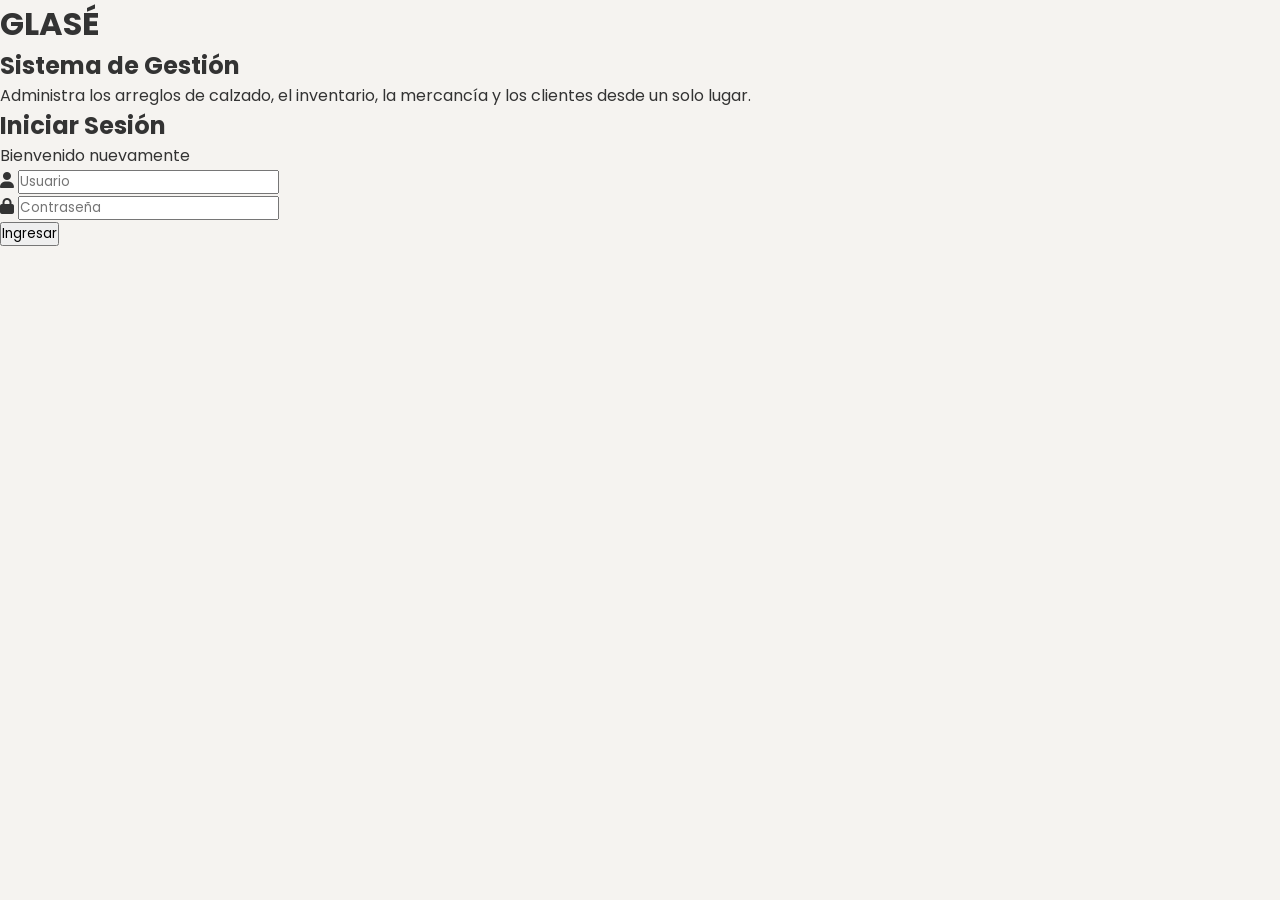
<file: index.html>
<!DOCTYPE html>
<html lang="es">

<head>

    <meta charset="UTF-8">

    <meta name="viewport" content="width=device-width, initial-scale=1.0">

    <title>GLASÉ | Iniciar Sesión</title>

    <link rel="stylesheet" href="style.css">

    <link rel="stylesheet"
    href="https://cdnjs.cloudflare.com/ajax/libs/font-awesome/6.5.2/css/all.min.css">

</head>

<body class="login-body">

<div class="login-container">

    <div class="login-left">

        <div class="login-info">

            <h1>GLASÉ</h1>

            <h2>Sistema de Gestión</h2>

            <p>

                Administra los arreglos de calzado,
                el inventario, la mercancía y los clientes
                desde un solo lugar.

            </p>

        </div>

    </div>

    <div class="login-right">

        <form class="login-card">

            <h2>Iniciar Sesión</h2>

            <p>Bienvenido nuevamente</p>

            <div class="input-group">

                <i class="fa-solid fa-user"></i>

                <input
                type="text"
                placeholder="Usuario">

            </div>

            <div class="input-group">

                <i class="fa-solid fa-lock"></i>

                <input
                type="password"
                placeholder="Contraseña">

            </div>

            <button
            type="button"
            onclick="window.location.href='componentes/dashboard.html'">

                Ingresar

            </button>

        </form>

    </div>

</div>

<script src="script.js"></script>

</body>

</html>
</file>
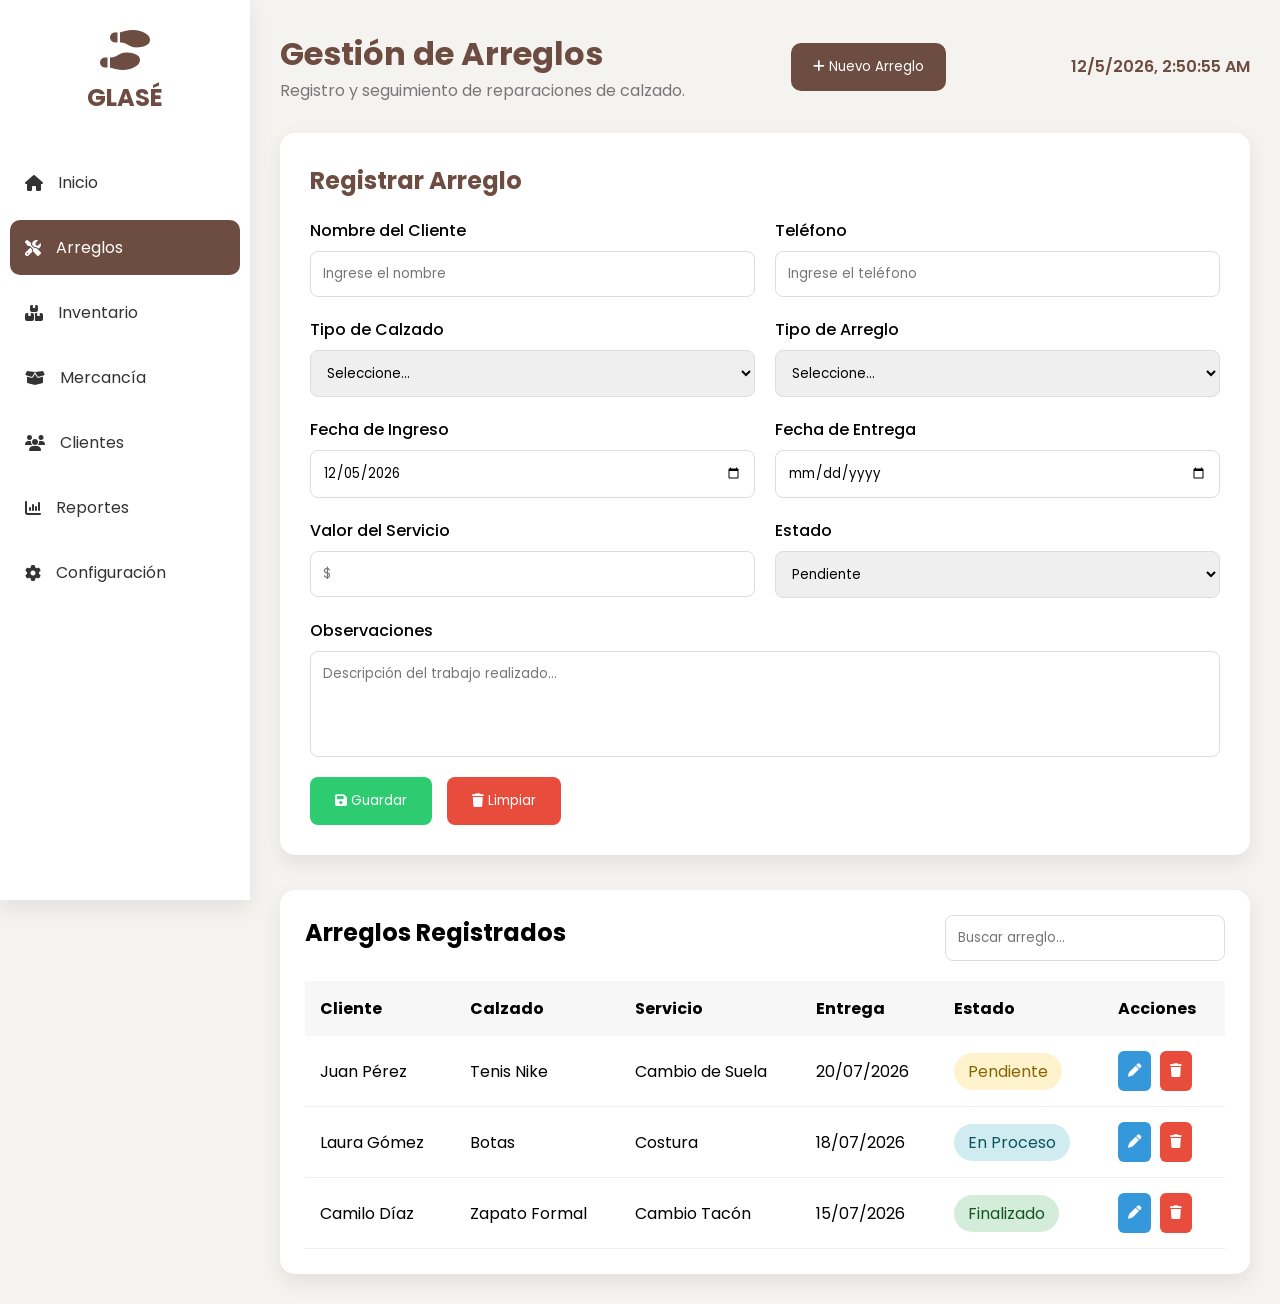
<file: arreglos.html>
<!DOCTYPE html>
<html lang="es">

<head>

    <meta charset="UTF-8">
    <meta name="viewport" content="width=device-width, initial-scale=1.0">

    <title>GLASÉ | Gestión de Arreglos</title>

    <link rel="stylesheet" href="../css/arreglos.css">

    <link rel="stylesheet"
    href="https://cdnjs.cloudflare.com/ajax/libs/font-awesome/6.5.2/css/all.min.css">

</head>

<body>

    <!------------ SIDEBAR ------------>

    <aside class="sidebar">

        <div class="logo">

            <i class="fa-solid fa-shoe-prints"></i>

            <h2>GLASÉ</h2>

        </div>

        <ul>

            <li>
                <a href="dashboard.html">
                    <i class="fa-solid fa-house"></i>
                    Inicio
                </a>
            </li>

            <li class="active">
                <a href="arreglos.html">
                    <i class="fa-solid fa-screwdriver-wrench"></i>
                    Arreglos
                </a>
            </li>

            <li>
                <a href="inventario.html">
                    <i class="fa-solid fa-boxes-stacked"></i>
                    Inventario
                </a>
            </li>

            <li>
                <a href="mercancia.html">
                    <i class="fa-solid fa-box-open"></i>
                    Mercancía
                </a>
            </li>

            <li>
                <a href="clientes.html">
                    <i class="fa-solid fa-users"></i>
                    Clientes
                </a>
            </li>

            <li>
                <a href="reportes.html">
                    <i class="fa-solid fa-chart-column"></i>
                    Reportes
                </a>
            </li>

            <li>
                <a href="configuracion.html">
                    <i class="fa-solid fa-gear"></i>
                    Configuración
                </a>
            </li>

        </ul>

    </aside>

    <!------------ CONTENIDO ------------>

    <main>

        <!------------ HEADER ------------>

        <header>

            <div class="titulo">

                <h1>Gestión de Arreglos</h1>

                <p>Registro y seguimiento de reparaciones de calzado.</p>

            </div>

            <button id="nuevo">

                <i class="fa-solid fa-plus"></i>

                Nuevo Arreglo

            </button>

        </header>

        <!------------ FORMULARIO ------------>

        <section class="formulario">

            <h2>Registrar Arreglo</h2>

            <form>

                <div class="fila">

                    <div class="grupo">

                        <label>Nombre del Cliente</label>

                        <input type="text" placeholder="Ingrese el nombre">

                    </div>

                    <div class="grupo">

                        <label>Teléfono</label>

                        <input type="text" placeholder="Ingrese el teléfono">

                    </div>

                </div>

                <div class="fila">

                    <div class="grupo">

                        <label>Tipo de Calzado</label>

                        <select>

                            <option>Seleccione...</option>

                            <option>Tenis</option>

                            <option>Botas</option>

                            <option>Zapato Formal</option>

                            <option>Sandalias</option>

                            <option>Tacones</option>

                        </select>

                    </div>

                    <div class="grupo">

                        <label>Tipo de Arreglo</label>

                        <select>

                            <option>Seleccione...</option>

                            <option>Cambio de Suela</option>

                            <option>Costura</option>

                            <option>Pegado</option>

                            <option>Cambio de Tacón</option>

                            <option>Limpieza</option>

                        </select>

                    </div>

                </div>

                <div class="fila">

                    <div class="grupo">

                        <label>Fecha de Ingreso</label>

                        <input type="date">

                    </div>

                    <div class="grupo">

                        <label>Fecha de Entrega</label>

                        <input type="date">

                    </div>

                </div>

                <div class="fila">

                    <div class="grupo">

                        <label>Valor del Servicio</label>

                        <input type="number" placeholder="$">

                    </div>

                    <div class="grupo">

                        <label>Estado</label>

                        <select>

                            <option>Pendiente</option>

                            <option>En Proceso</option>

                            <option>Finalizado</option>

                        </select>

                    </div>

                </div>

                <div class="grupo">

                    <label>Observaciones</label>

                    <textarea rows="4"
                    placeholder="Descripción del trabajo realizado..."></textarea>

                </div>

                <div class="botones">

                    <button type="button" class="guardar">

                        <i class="fa-solid fa-floppy-disk"></i>

                        Guardar

                    </button>

                    <button type="reset" class="cancelar">

                        <i class="fa-solid fa-trash"></i>

                        Limpiar

                    </button>

                </div>

            </form>

        </section>

        <!------------ TABLA ------------>

        <section class="tabla">

            <div class="encabezado-tabla">

                <h2>Arreglos Registrados</h2>

                <input
                type="text"
                id="buscar"
                placeholder="Buscar arreglo...">

            </div>

            <table>

                <thead>

                    <tr>

                        <th>Cliente</th>

                        <th>Calzado</th>

                        <th>Servicio</th>

                        <th>Entrega</th>

                        <th>Estado</th>

                        <th>Acciones</th>

                    </tr>

                </thead>

                <tbody>

                    <tr>

                        <td>Juan Pérez</td>

                        <td>Tenis Nike</td>

                        <td>Cambio de Suela</td>

                        <td>20/07/2026</td>

                        <td>

                            <span class="pendiente">

                                Pendiente

                            </span>

                        </td>

                        <td>

                            <button class="editar">

                                <i class="fa-solid fa-pen"></i>

                            </button>

                            <button class="eliminar">

                                <i class="fa-solid fa-trash"></i>

                            </button>

                        </td>

                    </tr>

                    <tr>

                        <td>Laura Gómez</td>

                        <td>Botas</td>

                        <td>Costura</td>

                        <td>18/07/2026</td>

                        <td>

                            <span class="proceso">

                                En Proceso

                            </span>

                        </td>

                        <td>

                            <button class="editar">

                                <i class="fa-solid fa-pen"></i>

                            </button>

                            <button class="eliminar">

                                <i class="fa-solid fa-trash"></i>

                            </button>

                        </td>

                    </tr>

                    <tr>

                        <td>Camilo Díaz</td>

                        <td>Zapato Formal</td>

                        <td>Cambio Tacón</td>

                        <td>15/07/2026</td>

                        <td>

                            <span class="finalizado">

                                Finalizado

                            </span>

                        </td>

                        <td>

                            <button class="editar">

                                <i class="fa-solid fa-pen"></i>

                            </button>

                            <button class="eliminar">

                                <i class="fa-solid fa-trash"></i>

                            </button>

                        </td>

                    </tr>

                </tbody>

            </table>

        </section>

    </main>

    <script src="../js/arreglos.js"></script>

</body>

</html>
</file>
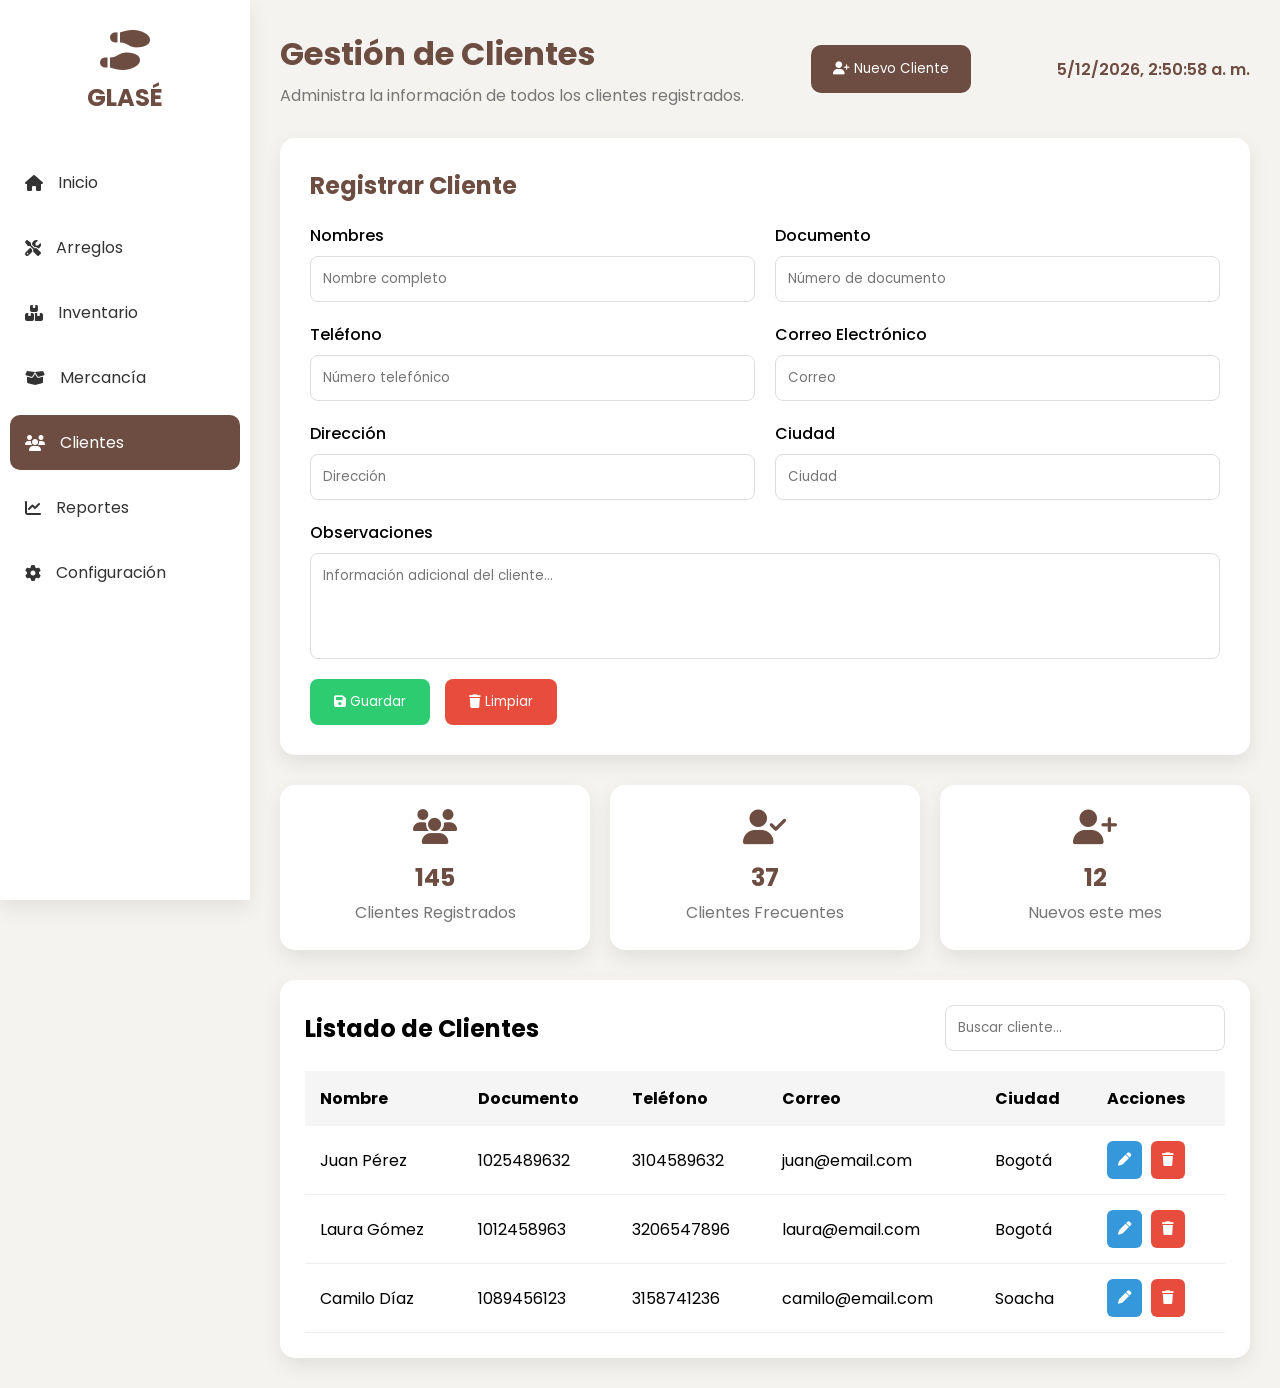
<file: clientes.html>
<!DOCTYPE html>
<html lang="es">

<head>

    <meta charset="UTF-8">
    <meta name="viewport" content="width=device-width, initial-scale=1.0">

    <title>GLASÉ | Clientes</title>

    <link rel="stylesheet" href="../css/clientes.css">

    <link rel="stylesheet"
    href="https://cdnjs.cloudflare.com/ajax/libs/font-awesome/6.5.2/css/all.min.css">

</head>

<body>

<!-------------------- SIDEBAR -------------------->

<aside class="sidebar">

    <div class="logo">

        <i class="fa-solid fa-shoe-prints"></i>

        <h2>GLASÉ</h2>

    </div>

    <ul>

        <li>
            <a href="dashboard.html">
                <i class="fa-solid fa-house"></i>
                Inicio
            </a>
        </li>

        <li>
            <a href="arreglos.html">
                <i class="fa-solid fa-screwdriver-wrench"></i>
                Arreglos
            </a>
        </li>

        <li>
            <a href="inventario.html">
                <i class="fa-solid fa-boxes-stacked"></i>
                Inventario
            </a>
        </li>

        <li>
            <a href="mercancia.html">
                <i class="fa-solid fa-box-open"></i>
                Mercancía
            </a>
        </li>

        <li class="active">
            <a href="clientes.html">
                <i class="fa-solid fa-users"></i>
                Clientes
            </a>
        </li>

        <li>
            <a href="reportes.html">
                <i class="fa-solid fa-chart-line"></i>
                Reportes
            </a>
        </li>

        <li>
            <a href="configuracion.html">
                <i class="fa-solid fa-gear"></i>
                Configuración
            </a>
        </li>

    </ul>

</aside>

<!-------------------- MAIN -------------------->

<main>

<header>

    <div>

        <h1>Gestión de Clientes</h1>

        <p>Administra la información de todos los clientes registrados.</p>

    </div>

    <button id="nuevoCliente">

        <i class="fa-solid fa-user-plus"></i>

        Nuevo Cliente

    </button>

</header>

<!-------------------- FORMULARIO -------------------->

<section class="formulario">

    <h2>Registrar Cliente</h2>

    <form>

        <div class="fila">

            <div class="grupo">

                <label>Nombres</label>

                <input type="text" placeholder="Nombre completo">

            </div>

            <div class="grupo">

                <label>Documento</label>

                <input type="text" placeholder="Número de documento">

            </div>

        </div>

        <div class="fila">

            <div class="grupo">

                <label>Teléfono</label>

                <input type="text" placeholder="Número telefónico">

            </div>

            <div class="grupo">

                <label>Correo Electrónico</label>

                <input type="email" placeholder="Correo">

            </div>

        </div>

        <div class="fila">

            <div class="grupo">

                <label>Dirección</label>

                <input type="text" placeholder="Dirección">

            </div>

            <div class="grupo">

                <label>Ciudad</label>

                <input type="text" placeholder="Ciudad">

            </div>

        </div>

        <div class="grupo">

            <label>Observaciones</label>

            <textarea rows="4"
            placeholder="Información adicional del cliente..."></textarea>

        </div>

        <div class="botones">

            <button type="button" class="guardar">

                <i class="fa-solid fa-floppy-disk"></i>

                Guardar

            </button>

            <button type="reset" class="cancelar">

                <i class="fa-solid fa-trash"></i>

                Limpiar

            </button>

        </div>

    </form>

</section>

<!-------------------- ESTADÍSTICAS -------------------->

<section class="cards">

    <div class="card">

        <i class="fa-solid fa-users"></i>

        <h2>145</h2>

        <p>Clientes Registrados</p>

    </div>

    <div class="card">

        <i class="fa-solid fa-user-check"></i>

        <h2>37</h2>

        <p>Clientes Frecuentes</p>

    </div>

    <div class="card">

        <i class="fa-solid fa-user-plus"></i>

        <h2>12</h2>

        <p>Nuevos este mes</p>

    </div>

</section>

<!-------------------- TABLA -------------------->

<section class="tabla">

    <div class="encabezado">

        <h2>Listado de Clientes</h2>

        <input
        type="text"
        id="buscar"
        placeholder="Buscar cliente...">

    </div>

    <table>

        <thead>

            <tr>

                <th>Nombre</th>

                <th>Documento</th>

                <th>Teléfono</th>

                <th>Correo</th>

                <th>Ciudad</th>

                <th>Acciones</th>

            </tr>

        </thead>

        <tbody>

            <tr>

                <td>Juan Pérez</td>

                <td>1025489632</td>

                <td>3104589632</td>

                <td>juan@email.com</td>

                <td>Bogotá</td>

                <td>

                    <button class="editar">

                        <i class="fa-solid fa-pen"></i>

                    </button>

                    <button class="eliminar">

                        <i class="fa-solid fa-trash"></i>

                    </button>

                </td>

            </tr>

            <tr>

                <td>Laura Gómez</td>

                <td>1012458963</td>

                <td>3206547896</td>

                <td>laura@email.com</td>

                <td>Bogotá</td>

                <td>

                    <button class="editar">

                        <i class="fa-solid fa-pen"></i>

                    </button>

                    <button class="eliminar">

                        <i class="fa-solid fa-trash"></i>

                    </button>

                </td>

            </tr>

            <tr>

                <td>Camilo Díaz</td>

                <td>1089456123</td>

                <td>3158741236</td>

                <td>camilo@email.com</td>

                <td>Soacha</td>

                <td>

                    <button class="editar">

                        <i class="fa-solid fa-pen"></i>

                    </button>

                    <button class="eliminar">

                        <i class="fa-solid fa-trash"></i>

                    </button>

                </td>

            </tr>

        </tbody>

    </table>

</section>

</main>

<script src="../js/clientes.js"></script>

</body>

</html>
</file>
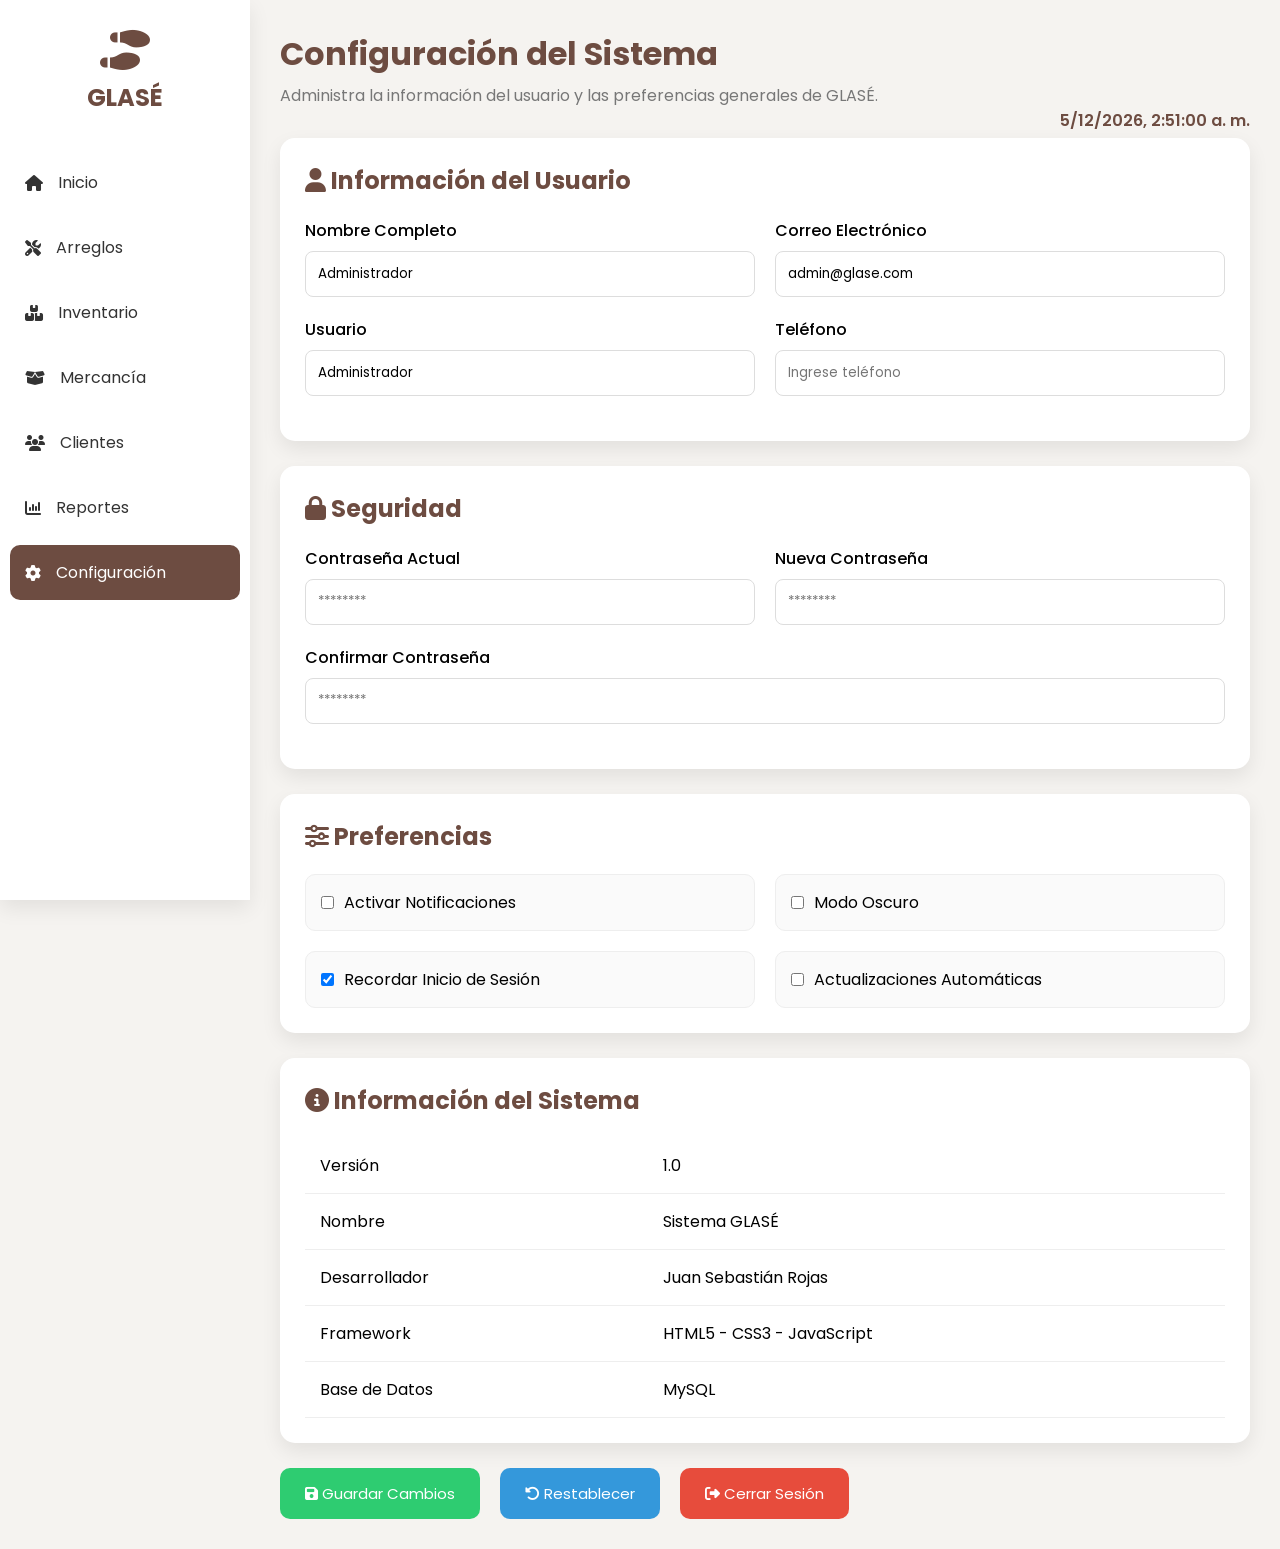
<file: configuracion.html>
<!DOCTYPE html>
<html lang="es">

<head>

    <meta charset="UTF-8">
    <meta name="viewport" content="width=device-width, initial-scale=1.0">

    <title>GLASÉ | Configuración</title>

    <link rel="stylesheet" href="../css/configuracion.css">

    <link rel="stylesheet"
    href="https://cdnjs.cloudflare.com/ajax/libs/font-awesome/6.5.2/css/all.min.css">

</head>

<body>

<!---------------- SIDEBAR ---------------->

<aside class="sidebar">

    <div class="logo">

        <i class="fa-solid fa-shoe-prints"></i>

        <h2>GLASÉ</h2>

    </div>

    <ul>

        <li>
            <a href="dashboard.html">
                <i class="fa-solid fa-house"></i>
                Inicio
            </a>
        </li>

        <li>
            <a href="arreglos.html">
                <i class="fa-solid fa-screwdriver-wrench"></i>
                Arreglos
            </a>
        </li>

        <li>
            <a href="inventario.html">
                <i class="fa-solid fa-boxes-stacked"></i>
                Inventario
            </a>
        </li>

        <li>
            <a href="mercancia.html">
                <i class="fa-solid fa-box-open"></i>
                Mercancía
            </a>
        </li>

        <li>
            <a href="clientes.html">
                <i class="fa-solid fa-users"></i>
                Clientes
            </a>
        </li>

        <li>
            <a href="reportes.html">
                <i class="fa-solid fa-chart-column"></i>
                Reportes
            </a>
        </li>

        <li class="active">
            <a href="configuracion.html">
                <i class="fa-solid fa-gear"></i>
                Configuración
            </a>
        </li>

    </ul>

</aside>

<!---------------- MAIN ---------------->

<main>

<header>

    <div>

        <h1>Configuración del Sistema</h1>

        <p>Administra la información del usuario y las preferencias generales de GLASÉ.</p>

    </div>

</header>

<!---------------- PERFIL ---------------->

<section class="perfil">

    <h2>

        <i class="fa-solid fa-user"></i>

        Información del Usuario

    </h2>

    <form>

        <div class="fila">

            <div class="grupo">

                <label>Nombre Completo</label>

                <input
                type="text"
                value="Administrador">

            </div>

            <div class="grupo">

                <label>Correo Electrónico</label>

                <input
                type="email"
                value="admin@glase.com">

            </div>

        </div>

        <div class="fila">

            <div class="grupo">

                <label>Usuario</label>

                <input
                type="text"
                value="Administrador">

            </div>

            <div class="grupo">

                <label>Teléfono</label>

                <input
                type="text"
                placeholder="Ingrese teléfono">

            </div>

        </div>

    </form>

</section>

<!---------------- SEGURIDAD ---------------->

<section class="seguridad">

    <h2>

        <i class="fa-solid fa-lock"></i>

        Seguridad

    </h2>

    <form>

        <div class="fila">

            <div class="grupo">

                <label>Contraseña Actual</label>

                <input
                type="password"
                placeholder="********">

            </div>

            <div class="grupo">

                <label>Nueva Contraseña</label>

                <input
                type="password"
                placeholder="********">

            </div>

        </div>

        <div class="fila">

            <div class="grupo">

                <label>Confirmar Contraseña</label>

                <input
                type="password"
                placeholder="********">

            </div>

        </div>

    </form>

</section>

<!---------------- PREFERENCIAS ---------------->

<section class="preferencias">

    <h2>

        <i class="fa-solid fa-sliders"></i>

        Preferencias

    </h2>

    <div class="opciones">

        <div class="opcion">

            <label>

                <input type="checkbox">

                Activar Notificaciones

            </label>

        </div>

        <div class="opcion">

            <label>

                <input type="checkbox">

                Modo Oscuro

            </label>

        </div>

        <div class="opcion">

            <label>

                <input type="checkbox" checked>

                Recordar Inicio de Sesión

            </label>

        </div>

        <div class="opcion">

            <label>

                <input type="checkbox">

                Actualizaciones Automáticas

            </label>

        </div>

    </div>

</section>

<!---------------- INFORMACIÓN DEL SISTEMA ---------------->

<section class="informacion">

    <h2>

        <i class="fa-solid fa-circle-info"></i>

        Información del Sistema

    </h2>

    <table>

        <tr>

            <td>Versión</td>

            <td>1.0</td>

        </tr>

        <tr>

            <td>Nombre</td>

            <td>Sistema GLASÉ</td>

        </tr>

        <tr>

            <td>Desarrollador</td>

            <td>Juan Sebastián Rojas</td>

        </tr>

        <tr>

            <td>Framework</td>

            <td>HTML5 - CSS3 - JavaScript</td>

        </tr>

        <tr>

            <td>Base de Datos</td>

            <td>MySQL</td>

        </tr>

    </table>

</section>

<!---------------- BOTONES ---------------->

<section class="acciones">

    <button class="guardar">

        <i class="fa-solid fa-floppy-disk"></i>

        Guardar Cambios

    </button>

    <button class="restablecer">

        <i class="fa-solid fa-rotate-left"></i>

        Restablecer

    </button>

    <button class="cerrar">

        <i class="fa-solid fa-right-from-bracket"></i>

        Cerrar Sesión

    </button>

</section>

</main>

<script src="../js/configuracion.js"></script>

</body>

</html>
</file>
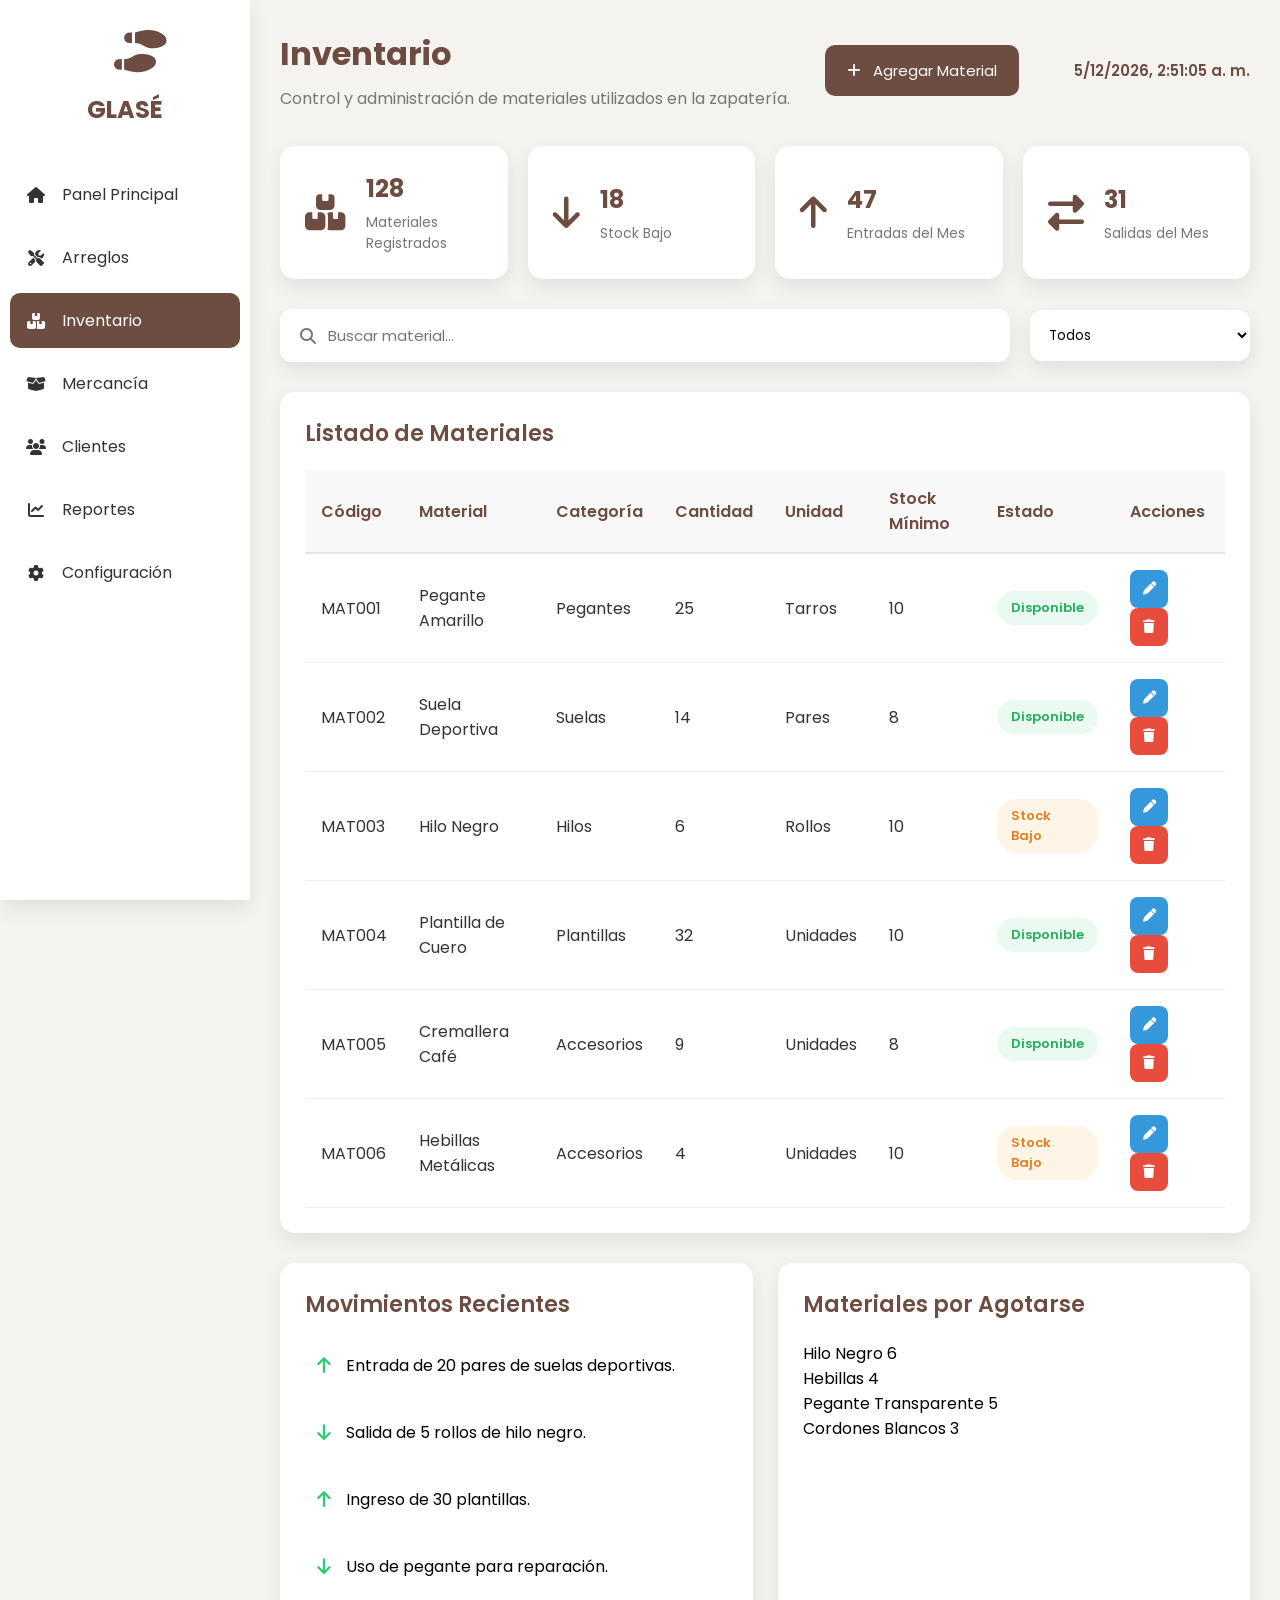
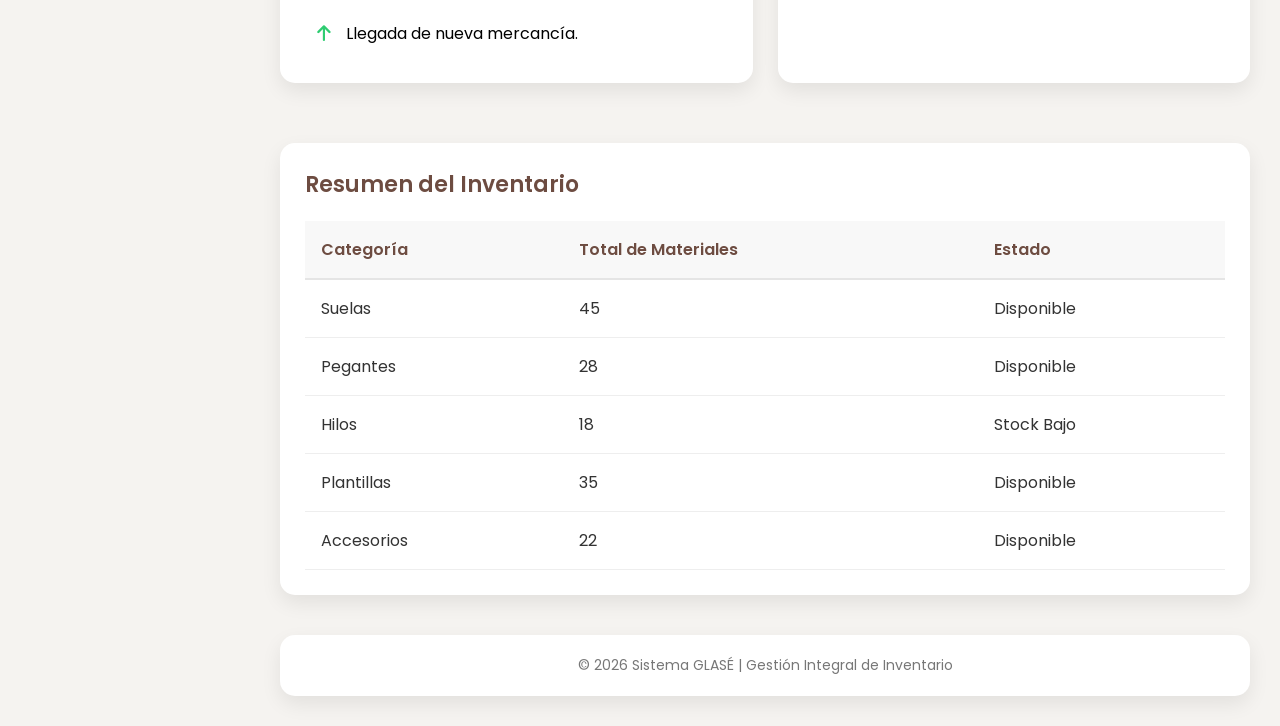
<file: inventario.html>
<!DOCTYPE html>
<html lang="es">

<head>

    <meta charset="UTF-8">
    <meta name="viewport" content="width=device-width, initial-scale=1.0">

    <title>GLASÉ | Inventario</title>

    <link rel="stylesheet" href="../css/inventario.css">

    <link rel="stylesheet"
    href="https://cdnjs.cloudflare.com/ajax/libs/font-awesome/6.5.2/css/all.min.css">

</head>

<body>

<!-------------------- SIDEBAR -------------------->

<aside class="sidebar">

    <div class="logo">

        <i class="fa-solid fa-shoe-prints"></i>

        <h2>GLASÉ</h2>

    </div>

    <ul>

        <li>
            <a href="dashboard.html">
                <i class="fa-solid fa-house"></i>
                Panel Principal
            </a>
        </li>

        <li>
            <a href="arreglos.html">
                <i class="fa-solid fa-screwdriver-wrench"></i>
                Arreglos
            </a>
        </li>

        <li class="active">
            <a href="inventario.html">
                <i class="fa-solid fa-boxes-stacked"></i>
                Inventario
            </a>
        </li>

        <li>
            <a href="mercancia.html">
                <i class="fa-solid fa-box-open"></i>
                Mercancía
            </a>
        </li>

        <li>
            <a href="clientes.html">
                <i class="fa-solid fa-users"></i>
                Clientes
            </a>
        </li>

        <li>
            <a href="reportes.html">
                <i class="fa-solid fa-chart-line"></i>
                Reportes
            </a>
        </li>

        <li>
            <a href="configuracion.html">
                <i class="fa-solid fa-gear"></i>
                Configuración
            </a>
        </li>

    </ul>

</aside>

<!-------------------- CONTENIDO -------------------->

<main>

<header>

    <div>

        <h1>Inventario</h1>

        <p>Control y administración de materiales utilizados en la zapatería.</p>

    </div>

    <button class="btnAgregar">

        <i class="fa-solid fa-plus"></i>

        Agregar Material

    </button>

</header>

<!-------------------- TARJETAS -------------------->

<section class="cards">

    <div class="card">

        <i class="fa-solid fa-boxes-stacked"></i>

        <div>

            <h2>128</h2>

            <p>Materiales Registrados</p>

        </div>

    </div>

    <div class="card">

        <i class="fa-solid fa-arrow-down"></i>

        <div>

            <h2>18</h2>

            <p>Stock Bajo</p>

        </div>

    </div>

    <div class="card">

        <i class="fa-solid fa-arrow-up"></i>

        <div>

            <h2>47</h2>

            <p>Entradas del Mes</p>

        </div>

    </div>

    <div class="card">

        <i class="fa-solid fa-right-left"></i>

        <div>

            <h2>31</h2>

            <p>Salidas del Mes</p>

        </div>

    </div>

</section>

<!-------------------- BUSCADOR -------------------->

<section class="busqueda">

    <div class="buscar">

        <i class="fa-solid fa-magnifying-glass"></i>

        <input type="text"
        placeholder="Buscar material...">

    </div>

    <select>

        <option>Todos</option>
        <option>Suelas</option>
        <option>Pegantes</option>
        <option>Hilos</option>
        <option>Plantillas</option>
        <option>Accesorios</option>

    </select>

</section>

<!-------------------- TABLA -------------------->

<section class="panel">

    <div class="titulo">

        <h2>Listado de Materiales</h2>

    </div>

    <table>

        <thead>

            <tr>

                <th>Código</th>

                <th>Material</th>

                <th>Categoría</th>

                <th>Cantidad</th>

                <th>Unidad</th>

                <th>Stock Mínimo</th>

                <th>Estado</th>

                <th>Acciones</th>

            </tr>

        </thead>

        <tbody>

            <tr>

                <td>MAT001</td>

                <td>Pegante Amarillo</td>

                <td>Pegantes</td>

                <td>25</td>

                <td>Tarros</td>

                <td>10</td>

                <td>

                    <span class="estado disponible">

                        Disponible

                    </span>

                </td>

                <td>

                    <button class="editar">

                        <i class="fa-solid fa-pen"></i>

                    </button>

                    <button class="eliminar">

                        <i class="fa-solid fa-trash"></i>

                    </button>

                </td>

            </tr>

            <tr>

                <td>MAT002</td>

                <td>Suela Deportiva</td>

                <td>Suelas</td>

                <td>14</td>

                <td>Pares</td>

                <td>8</td>

                <td>

                    <span class="estado disponible">

                        Disponible

                    </span>

                </td>

                <td>

                    <button class="editar">

                        <i class="fa-solid fa-pen"></i>

                    </button>

                    <button class="eliminar">

                        <i class="fa-solid fa-trash"></i>

                    </button>

                </td>

            </tr>

            <tr>

                <td>MAT003</td>

                <td>Hilo Negro</td>

                <td>Hilos</td>

                <td>6</td>

                <td>Rollos</td>

                <td>10</td>

                <td>

                    <span class="estado bajo">

                        Stock Bajo

                    </span>

                </td>

                <td>

                    <button class="editar">

                        <i class="fa-solid fa-pen"></i>

                    </button>

                    <button class="eliminar">

                        <i class="fa-solid fa-trash"></i>

                    </button>

                </td>

            </tr>
                        <tr>

                <td>MAT004</td>

                <td>Plantilla de Cuero</td>

                <td>Plantillas</td>

                <td>32</td>

                <td>Unidades</td>

                <td>10</td>

                <td>

                    <span class="estado disponible">

                        Disponible

                    </span>

                </td>

                <td>

                    <button class="editar">

                        <i class="fa-solid fa-pen"></i>

                    </button>

                    <button class="eliminar">

                        <i class="fa-solid fa-trash"></i>

                    </button>

                </td>

            </tr>

            <tr>

                <td>MAT005</td>

                <td>Cremallera Café</td>

                <td>Accesorios</td>

                <td>9</td>

                <td>Unidades</td>

                <td>8</td>

                <td>

                    <span class="estado disponible">

                        Disponible

                    </span>

                </td>

                <td>

                    <button class="editar">

                        <i class="fa-solid fa-pen"></i>

                    </button>

                    <button class="eliminar">

                        <i class="fa-solid fa-trash"></i>

                    </button>

                </td>

            </tr>

            <tr>

                <td>MAT006</td>

                <td>Hebillas Metálicas</td>

                <td>Accesorios</td>

                <td>4</td>

                <td>Unidades</td>

                <td>10</td>

                <td>

                    <span class="estado bajo">

                        Stock Bajo

                    </span>

                </td>

                <td>

                    <button class="editar">

                        <i class="fa-solid fa-pen"></i>

                    </button>

                    <button class="eliminar">

                        <i class="fa-solid fa-trash"></i>

                    </button>

                </td>

            </tr>

        </tbody>

    </table>

</section>

<!-------------------- INFORMACIÓN -------------------->

<section class="dashboard-grid">

    <div class="panel">

        <div class="titulo">

            <h2>Movimientos Recientes</h2>

        </div>

        <ul class="movimientos">

            <li>

                <i class="fa-solid fa-arrow-up"></i>

                Entrada de 20 pares de suelas deportivas.

            </li>

            <li>

                <i class="fa-solid fa-arrow-down"></i>

                Salida de 5 rollos de hilo negro.

            </li>

            <li>

                <i class="fa-solid fa-arrow-up"></i>

                Ingreso de 30 plantillas.

            </li>

            <li>

                <i class="fa-solid fa-arrow-down"></i>

                Uso de pegante para reparación.

            </li>

            <li>

                <i class="fa-solid fa-arrow-up"></i>

                Llegada de nueva mercancía.

            </li>

        </ul>

    </div>

    <div class="panel">

        <div class="titulo">

            <h2>Materiales por Agotarse</h2>

        </div>

        <ul class="stock">

            <li>

                Hilo Negro

                <span>6</span>

            </li>

            <li>

                Hebillas

                <span>4</span>

            </li>

            <li>

                Pegante Transparente

                <span>5</span>

            </li>

            <li>

                Cordones Blancos

                <span>3</span>

            </li>

        </ul>

    </div>

</section>

<!-------------------- RESUMEN -------------------->

<section class="panel">

    <div class="titulo">

        <h2>Resumen del Inventario</h2>

    </div>

    <table>

        <thead>

            <tr>

                <th>Categoría</th>

                <th>Total de Materiales</th>

                <th>Estado</th>

            </tr>

        </thead>

        <tbody>

            <tr>

                <td>Suelas</td>

                <td>45</td>

                <td>Disponible</td>

            </tr>

            <tr>

                <td>Pegantes</td>

                <td>28</td>

                <td>Disponible</td>

            </tr>

            <tr>

                <td>Hilos</td>

                <td>18</td>

                <td>Stock Bajo</td>

            </tr>

            <tr>

                <td>Plantillas</td>

                <td>35</td>

                <td>Disponible</td>

            </tr>

            <tr>

                <td>Accesorios</td>

                <td>22</td>

                <td>Disponible</td>

            </tr>

        </tbody>

    </table>

</section>

<footer>

    <p>

        © 2026 Sistema GLASÉ | Gestión Integral de Inventario

    </p>

</footer>

</main>

<script src="../js/inventario.js"></script>

</body>

</html>
</file>
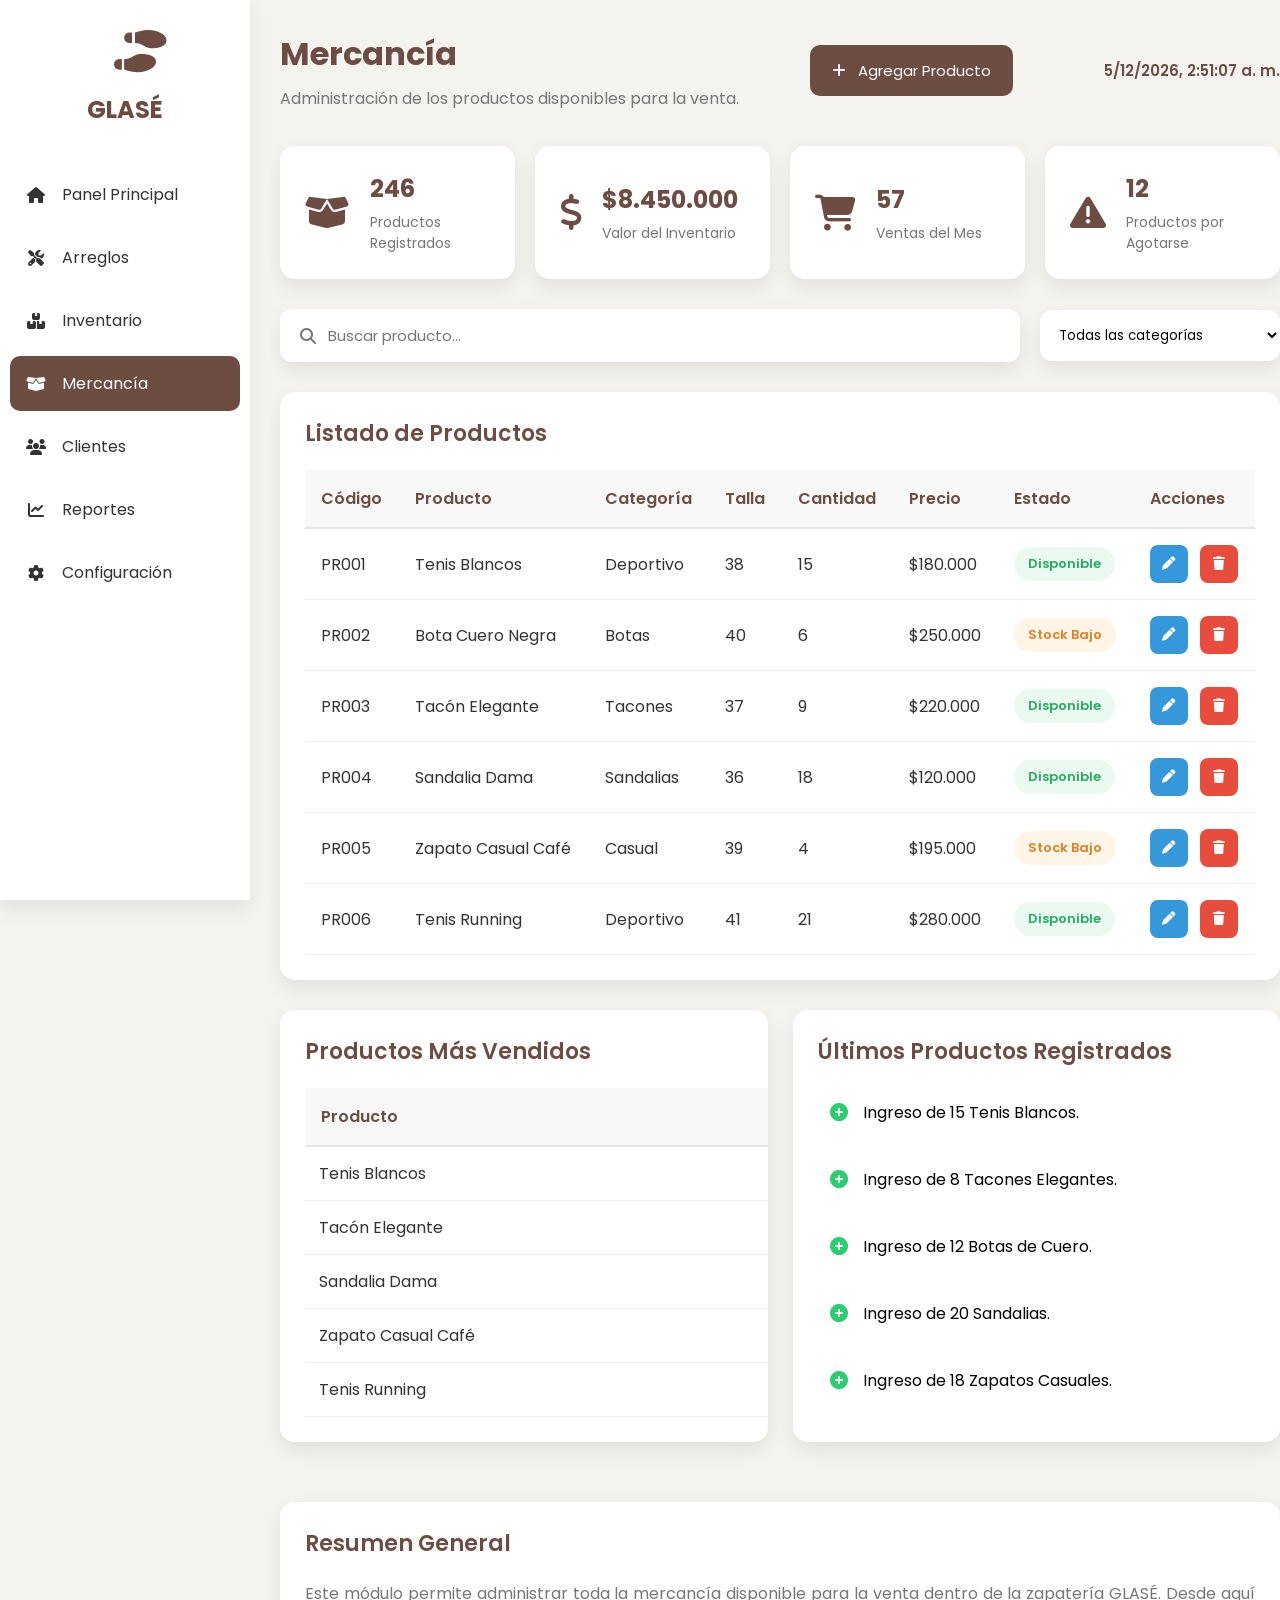
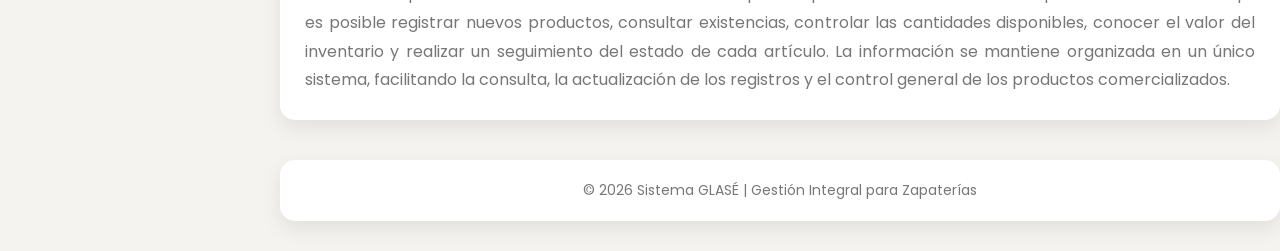
<file: mercancia.html>
<!DOCTYPE html>
<html lang="es">

<head>

    <meta charset="UTF-8">
    <meta name="viewport" content="width=device-width, initial-scale=1.0">

    <title>GLASÉ | Mercancía</title>

    <link rel="stylesheet" href="../css/mercancia.css">

    <link rel="stylesheet"
    href="https://cdnjs.cloudflare.com/ajax/libs/font-awesome/6.5.2/css/all.min.css">

</head>

<body>

<!-------------------- SIDEBAR -------------------->

<aside class="sidebar">

    <div class="logo">

        <i class="fa-solid fa-shoe-prints"></i>

        <h2>GLASÉ</h2>

    </div>

    <ul>

        <li>

            <a href="dashboard.html">

                <i class="fa-solid fa-house"></i>

                Panel Principal

            </a>

        </li>

        <li>

            <a href="arreglos.html">

                <i class="fa-solid fa-screwdriver-wrench"></i>

                Arreglos

            </a>

        </li>

        <li>

            <a href="inventario.html">

                <i class="fa-solid fa-boxes-stacked"></i>

                Inventario

            </a>

        </li>

        <li class="active">

            <a href="mercancia.html">

                <i class="fa-solid fa-box-open"></i>

                Mercancía

            </a>

        </li>

        <li>

            <a href="clientes.html">

                <i class="fa-solid fa-users"></i>

                Clientes

            </a>

        </li>

        <li>

            <a href="reportes.html">

                <i class="fa-solid fa-chart-line"></i>

                Reportes

            </a>

        </li>

        <li>

            <a href="configuracion.html">

                <i class="fa-solid fa-gear"></i>

                Configuración

            </a>

        </li>

    </ul>

</aside>

<!-------------------- CONTENIDO -------------------->

<main>

<header>

    <div>

        <h1>Mercancía</h1>

        <p>Administración de los productos disponibles para la venta.</p>

    </div>

    <button class="btnAgregar">

        <i class="fa-solid fa-plus"></i>

        Agregar Producto

    </button>

</header>

<!-------------------- TARJETAS -------------------->

<section class="cards">

    <div class="card">

        <i class="fa-solid fa-box-open"></i>

        <div>

            <h2>246</h2>

            <p>Productos Registrados</p>

        </div>

    </div>

    <div class="card">

        <i class="fa-solid fa-dollar-sign"></i>

        <div>

            <h2>$8.450.000</h2>

            <p>Valor del Inventario</p>

        </div>

    </div>

    <div class="card">

        <i class="fa-solid fa-cart-shopping"></i>

        <div>

            <h2>57</h2>

            <p>Ventas del Mes</p>

        </div>

    </div>

    <div class="card">

        <i class="fa-solid fa-triangle-exclamation"></i>

        <div>

            <h2>12</h2>

            <p>Productos por Agotarse</p>

        </div>

    </div>

</section>

<!-------------------- BUSCADOR -------------------->

<section class="busqueda">

    <div class="buscar">

        <i class="fa-solid fa-magnifying-glass"></i>

        <input type="text"
        placeholder="Buscar producto...">

    </div>

    <select>

        <option>Todas las categorías</option>

        <option>Zapatos Deportivos</option>

        <option>Zapatos Casuales</option>

        <option>Botas</option>

        <option>Tacones</option>

        <option>Sandalias</option>

    </select>

</section>

<!-------------------- TABLA -------------------->

<section class="panel">

<div class="titulo">

<h2>Listado de Productos</h2>

</div>

<table>

<thead>

<tr>

<th>Código</th>

<th>Producto</th>

<th>Categoría</th>

<th>Talla</th>

<th>Cantidad</th>

<th>Precio</th>

<th>Estado</th>

<th>Acciones</th>

</tr>

</thead>

<tbody>

<tr>

<td>PR001</td>

<td>Tenis Blancos</td>

<td>Deportivo</td>

<td>38</td>

<td>15</td>

<td>$180.000</td>

<td>

<span class="estado disponible">

Disponible

</span>

</td>

<td>

<button class="editar">

<i class="fa-solid fa-pen"></i>

</button>

<button class="eliminar">

<i class="fa-solid fa-trash"></i>

</button>

</td>

</tr>

<tr>

<td>PR002</td>

<td>Bota Cuero Negra</td>

<td>Botas</td>

<td>40</td>

<td>6</td>

<td>$250.000</td>

<td>

<span class="estado bajo">

Stock Bajo

</span>

</td>

<td>

<button class="editar">

<i class="fa-solid fa-pen"></i>

</button>

<button class="eliminar">

<i class="fa-solid fa-trash"></i>

</button>

</td>

</tr>

<tr>

<td>PR003</td>

<td>Tacón Elegante</td>

<td>Tacones</td>

<td>37</td>

<td>9</td>

<td>$220.000</td>

<td>

<span class="estado disponible">

Disponible

</span>

</td>

<td>

<button class="editar">

<i class="fa-solid fa-pen"></i>

</button>

<button class="eliminar">

<i class="fa-solid fa-trash"></i>

</button>

</td>

</tr>

<tr>

<td>PR004</td>

<td>Sandalia Dama</td>

<td>Sandalias</td>

<td>36</td>

<td>18</td>

<td>$120.000</td>

<td>

<span class="estado disponible">

Disponible

</span>

</td>

<td>

<button class="editar">

<i class="fa-solid fa-pen"></i>

</button>

<button class="eliminar">

<i class="fa-solid fa-trash"></i>

</button>

</td>

</tr>
<tr>

    <td>PR005</td>

    <td>Zapato Casual Café</td>

    <td>Casual</td>

    <td>39</td>

    <td>4</td>

    <td>$195.000</td>

    <td>

        <span class="estado bajo">

            Stock Bajo

        </span>

    </td>

    <td>

        <button class="editar">

            <i class="fa-solid fa-pen"></i>

        </button>

        <button class="eliminar">

            <i class="fa-solid fa-trash"></i>

        </button>

    </td>

</tr>

<tr>

    <td>PR006</td>

    <td>Tenis Running</td>

    <td>Deportivo</td>

    <td>41</td>

    <td>21</td>

    <td>$280.000</td>

    <td>

        <span class="estado disponible">

            Disponible

        </span>

    </td>

    <td>

        <button class="editar">

            <i class="fa-solid fa-pen"></i>

        </button>

        <button class="eliminar">

            <i class="fa-solid fa-trash"></i>

        </button>

    </td>

</tr>

</tbody>

</table>

</section>

<!-------------------- PANEL INFERIOR -------------------->

<section class="dashboard-grid">

<div class="panel">

<div class="titulo">

<h2>Productos Más Vendidos</h2>

</div>

<table>

<thead>

<tr>

<th>Producto</th>

<th>Ventas</th>

</tr>

</thead>

<tbody>

<tr>

<td>Tenis Blancos</td>

<td>28</td>

</tr>

<tr>

<td>Tacón Elegante</td>

<td>24</td>

</tr>

<tr>

<td>Sandalia Dama</td>

<td>20</td>

</tr>

<tr>

<td>Zapato Casual Café</td>

<td>17</td>

</tr>

<tr>

<td>Tenis Running</td>

<td>15</td>

</tr>

</tbody>

</table>

</div>

<div class="panel">

<div class="titulo">

<h2>Últimos Productos Registrados</h2>

</div>

<ul class="movimientos">

<li>

<i class="fa-solid fa-circle-plus"></i>

Ingreso de 15 Tenis Blancos.

</li>

<li>

<i class="fa-solid fa-circle-plus"></i>

Ingreso de 8 Tacones Elegantes.

</li>

<li>

<i class="fa-solid fa-circle-plus"></i>

Ingreso de 12 Botas de Cuero.

</li>

<li>

<i class="fa-solid fa-circle-plus"></i>

Ingreso de 20 Sandalias.

</li>

<li>

<i class="fa-solid fa-circle-plus"></i>

Ingreso de 18 Zapatos Casuales.

</li>

</ul>

</div>

</section>

<!-------------------- RESUMEN -------------------->

<section class="panel">

<div class="titulo">

<h2>Resumen General</h2>

</div>

<p>

Este módulo permite administrar toda la mercancía disponible para la venta dentro
de la zapatería GLASÉ. Desde aquí es posible registrar nuevos productos,
consultar existencias, controlar las cantidades disponibles, conocer el valor
del inventario y realizar un seguimiento del estado de cada artículo. La
información se mantiene organizada en un único sistema, facilitando la consulta,
la actualización de los registros y el control general de los productos
comercializados.

</p>

</section>

<!-------------------- FOOTER -------------------->

<footer>

<p>

© 2026 Sistema GLASÉ | Gestión Integral para Zapaterías

</p>

</footer>

</main>

<script src="../js/mercancia.js"></script>

</body>

</html>
</file>
<file: style.css>
/*=============================
    GOOGLE FONT
=============================*/
@import url('https://fonts.googleapis.com/css2?family=Poppins:wght@300;400;500;600;700&display=swap');

/*=============================
        VARIABLES
=============================*/

:root{

    --primary:#6D4C41;
    --primary-light:#A1887F;
    --secondary:#D7CCC8;
    --background:#F5F3F0;
    --white:#ffffff;
    --gray:#777;
    --light-gray:#ececec;
    --success:#2ecc71;
    --warning:#f39c12;
    --danger:#e74c3c;
    --shadow:0 10px 25px rgba(0,0,0,.08);
    --radius:15px;

}

/*=============================
        GENERAL
=============================*/

*{
    margin:0;
    padding:0;
    box-sizing:border-box;
    font-family:'Poppins',sans-serif;
}

body{

    display:flex;
    background:var(--background);
    min-height:100vh;
    color:#333;

}

a{
    text-decoration:none;
    color:inherit;
}

ul{
    list-style:none;
}

/*=============================
        SIDEBAR
=============================*/

.sidebar{

    width:260px;
    background:var(--white);
    height:100vh;
    position:fixed;
    left:0;
    top:0;

    display:flex;
    flex-direction:column;

    box-shadow:var(--shadow);

}

.logo{

    display:flex;
    align-items:center;
    justify-content:center;

    gap:10px;

    padding:35px;

    border-bottom:1px solid var(--light-gray);

}

.logo i{

    font-size:32px;
    color:var(--primary);

}

.logo h2{

    color:var(--primary);

}

.sidebar nav{

    margin-top:20px;

}

.sidebar li{

    margin:8px 15px;

}

.sidebar li a{

    display:flex;
    align-items:center;
    gap:15px;

    padding:15px;

    border-radius:12px;

    transition:.3s;

}

.sidebar li a:hover{

    background:var(--primary);
    color:white;

}

.sidebar li.active a{

    background:var(--primary);
    color:white;

}

.sidebar li i{

    font-size:20px;

}

/*=============================
        MAIN
=============================*/

main{

    flex:1;
    margin-left:260px;
    padding:30px;

}

/*=============================
        HEADER
=============================*/

header{

    display:flex;
    justify-content:space-between;
    align-items:center;

    margin-bottom:40px;

}

.search{

    width:420px;
    background:white;
    display:flex;
    align-items:center;

    padding:15px 20px;

    border-radius:15px;

    box-shadow:var(--shadow);

}

.search i{

    color:var(--gray);

}

.search input{

    width:100%;
    border:none;
    outline:none;

    padding-left:15px;

    background:transparent;

    font-size:15px;

}

.user{

    display:flex;
    align-items:center;
    gap:20px;

}

.user i{

    font-size:22px;
    color:var(--primary);

    cursor:pointer;

}

.user img{

    width:45px;
    height:45px;
    border-radius:50%;

}

.user span{

    font-weight:600;

}

/*=============================
        CARDS
=============================*/

.cards{

    display:grid;
    grid-template-columns:repeat(4,1fr);

    gap:25px;

    margin-bottom:35px;

}

.card{

    background:white;

    border-radius:20px;

    padding:30px;

    box-shadow:var(--shadow);

    transition:.3s;

    cursor:pointer;

}

.card:hover{

    transform:translateY(-6px);

}

.card i{

    font-size:40px;

    color:var(--primary);

    margin-bottom:20px;

}

.card h3{

    font-size:34px;

    margin-bottom:10px;

}

.card p{

    color:var(--gray);

}

/*=============================
        TABLA
=============================*/

.table-container{

    background:white;

    border-radius:20px;

    padding:25px;

    box-shadow:var(--shadow);

    margin-bottom:35px;

}

.title{

    display:flex;

    justify-content:space-between;

    align-items:center;

    margin-bottom:25px;

}

.title button{

    background:var(--primary);

    color:white;

    border:none;

    padding:12px 25px;

    border-radius:12px;

    cursor:pointer;

    transition:.3s;

}

.title button:hover{

    background:#59392e;

}

table{

    width:100%;

    border-collapse:collapse;

}

thead{

    background:#f8f8f8;

}

thead th{

    padding:15px;

    text-align:left;

}

tbody td{

    padding:18px 15px;

    border-bottom:1px solid #ececec;

}

tbody tr:hover{

    background:#fafafa;

}

/*=============================
        ESTADOS
=============================*/

.pending{

    background:#FFE9C7;

    color:#d68910;

    padding:8px 15px;

    border-radius:20px;

    font-size:13px;

    font-weight:600;

}

.progress{

    background:#D6EAF8;

    color:#2471A3;

    padding:8px 15px;

    border-radius:20px;

    font-size:13px;

    font-weight:600;

}

.finish{

    background:#D5F5E3;

    color:#1E8449;

    padding:8px 15px;

    border-radius:20px;

    font-size:13px;

    font-weight:600;

}

/*=============================
        INVENTARIO
=============================*/

.inventory{

    background:white;

    padding:25px;

    border-radius:20px;

    box-shadow:var(--shadow);

}

.inventory-title{

    margin-bottom:20px;

}

.inventory-grid{

    display:grid;

    grid-template-columns:repeat(4,1fr);

    gap:20px;

}

.inventory-card{

    background:linear-gradient(135deg,#6D4C41,#8D6E63);

    color:white;

    border-radius:18px;

    padding:30px;

    transition:.3s;

}

.inventory-card:hover{

    transform:scale(1.04);

}

.inventory-card h3{

    margin-bottom:10px;

    font-size:20px;

}

.inventory-card p{

    opacity:.9;

}

/*=============================
        SCROLL
=============================*/

::-webkit-scrollbar{

    width:8px;

}

::-webkit-scrollbar-thumb{

    background:#8D6E63;

    border-radius:20px;

}

::-webkit-scrollbar-track{

    background:#ececec;

}
</file>
<file: css/arreglos.css>
@import url('https://fonts.googleapis.com/css2?family=Poppins:wght@300;400;500;600&display=swap');

*{
    margin:0;
    padding:0;
    box-sizing:border-box;
    font-family:'Poppins',sans-serif;
}

:root{
    --cafe:#6D4C41;
    --cafeClaro:#8D6E63;
    --beige:#F5F3F0;
    --blanco:#fff;
    --gris:#777;
    --verde:#2ecc71;
    --rojo:#e74c3c;
    --amarillo:#f39c12;
    --sombra:0 8px 20px rgba(0,0,0,.08);
}

body{
    background:var(--beige);
    display:flex;
}

/*========== SIDEBAR ==========*/

.sidebar{
    width:250px;
    height:100vh;
    background:white;
    position:fixed;
    box-shadow:var(--sombra);
}

.logo{
    padding:30px;
    text-align:center;
    color:var(--cafe);
}

.logo i{
    font-size:40px;
    margin-bottom:10px;
}

.sidebar ul{
    list-style:none;
}

.sidebar li{
    margin:10px;
}

.sidebar a{
    display:flex;
    align-items:center;
    gap:15px;
    padding:15px;
    text-decoration:none;
    color:#333;
    border-radius:10px;
    transition:.3s;
}

.sidebar a:hover,
.sidebar .active a{
    background:var(--cafe);
    color:white;
}

/*========== MAIN ==========*/

main{
    margin-left:250px;
    padding:30px;
    width:100%;
}

/*========== HEADER ==========*/

header{
    display:flex;
    justify-content:space-between;
    align-items:center;
    margin-bottom:30px;
}

header h1{
    color:var(--cafe);
}

header p{
    color:var(--gris);
}

#nuevo{
    background:var(--cafe);
    color:white;
    border:none;
    padding:14px 22px;
    border-radius:10px;
    cursor:pointer;
    transition:.3s;
}

#nuevo:hover{
    background:var(--cafeClaro);
}

/*========== FORMULARIO ==========*/

.formulario{
    background:white;
    padding:30px;
    border-radius:15px;
    box-shadow:var(--sombra);
    margin-bottom:35px;
}

.formulario h2{
    margin-bottom:20px;
    color:var(--cafe);
}

.fila{
    display:flex;
    gap:20px;
    margin-bottom:20px;
}

.grupo{
    flex:1;
    display:flex;
    flex-direction:column;
}

.grupo label{
    margin-bottom:8px;
    font-weight:500;
}

.grupo input,
.grupo select,
.grupo textarea{

    padding:12px;

    border:1px solid #ddd;

    border-radius:8px;

    outline:none;

}

.grupo textarea{
    resize:none;
}

/*========== BOTONES ==========*/

.botones{
    display:flex;
    gap:15px;
    margin-top:20px;
}

.guardar{
    background:var(--verde);
    color:white;
}

.cancelar{
    background:var(--rojo);
    color:white;
}

.botones button{

    border:none;

    padding:14px 25px;

    border-radius:8px;

    cursor:pointer;

    transition:.3s;

}

.botones button:hover{

    transform:translateY(-3px);

}

/*========== TABLA ==========*/

.tabla{

    background:white;

    padding:25px;

    border-radius:15px;

    box-shadow:var(--sombra);

}

.encabezado-tabla{

    display:flex;

    justify-content:space-between;

    margin-bottom:20px;

}

#buscar{

    width:280px;

    padding:12px;

    border:1px solid #ddd;

    border-radius:8px;

}

table{

    width:100%;

    border-collapse:collapse;

}

thead{

    background:#f7f7f7;

}

th,td{

    padding:15px;

    text-align:left;

}

tbody tr{

    border-bottom:1px solid #eee;

}

tbody tr:hover{

    background:#fafafa;

}

/*========== ESTADOS ==========*/

.pendiente{

    background:#FFF3CD;

    color:#856404;

    padding:7px 14px;

    border-radius:20px;

}

.proceso{

    background:#D1ECF1;

    color:#0C5460;

    padding:7px 14px;

    border-radius:20px;

}

.finalizado{

    background:#D4EDDA;

    color:#155724;

    padding:7px 14px;

    border-radius:20px;

}

/*========== BOTONES TABLA ==========*/

.editar{

    background:#3498db;

}

.eliminar{

    background:#e74c3c;

}

.editar,
.eliminar{

    color:white;

    border:none;

    padding:10px;

    border-radius:6px;

    cursor:pointer;

    margin-right:5px;

    transition:.3s;

}

.editar:hover,
.eliminar:hover{

    transform:scale(1.08);

}

/*========== RESPONSIVE ==========*/

@media(max-width:1000px){

.fila{

    flex-direction:column;

}

header{

    flex-direction:column;

    gap:20px;

    align-items:flex-start;

}

#buscar{

    width:100%;

}

table{

    display:block;

    overflow:auto;

}

}

@media(max-width:800px){

.sidebar{

    width:80px;

}

.sidebar h2{

    display:none;

}

.sidebar a{

    justify-content:center;

}

.sidebar span{

    display:none;

}

main{

    margin-left:80px;

}

}
</file>
<file: css/clientes.css>
@import url('https://fonts.googleapis.com/css2?family=Poppins:wght@300;400;500;600&display=swap');

*{
    margin:0;
    padding:0;
    box-sizing:border-box;
    font-family:'Poppins',sans-serif;
}

:root{
    --principal:#6D4C41;
    --secundario:#8D6E63;
    --fondo:#F5F3F0;
    --blanco:#fff;
    --gris:#777;
    --verde:#2ecc71;
    --rojo:#e74c3c;
    --azul:#3498db;
    --sombra:0 8px 20px rgba(0,0,0,.08);
}

body{
    background:var(--fondo);
    display:flex;
}

/*======================
SIDEBAR
=======================*/

.sidebar{
    width:250px;
    height:100vh;
    background:var(--blanco);
    position:fixed;
    box-shadow:var(--sombra);
}

.logo{
    text-align:center;
    padding:30px;
    color:var(--principal);
}

.logo i{
    font-size:40px;
    margin-bottom:10px;
}

.sidebar ul{
    list-style:none;
}

.sidebar li{
    margin:10px;
}

.sidebar a{
    display:flex;
    align-items:center;
    gap:15px;
    padding:15px;
    text-decoration:none;
    color:#333;
    border-radius:10px;
    transition:.3s;
}

.sidebar a:hover,
.sidebar .active a{
    background:var(--principal);
    color:white;
}

/*======================
MAIN
=======================*/

main{
    margin-left:250px;
    width:100%;
    padding:30px;
}

/*======================
HEADER
=======================*/

header{
    display:flex;
    justify-content:space-between;
    align-items:center;
    margin-bottom:30px;
}

header h1{
    color:var(--principal);
    margin-bottom:5px;
}

header p{
    color:var(--gris);
}

#nuevoCliente{
    background:var(--principal);
    color:white;
    border:none;
    padding:14px 22px;
    border-radius:10px;
    cursor:pointer;
    transition:.3s;
}

#nuevoCliente:hover{
    background:var(--secundario);
}

/*======================
FORMULARIO
=======================*/

.formulario{
    background:white;
    padding:30px;
    border-radius:15px;
    box-shadow:var(--sombra);
    margin-bottom:30px;
}

.formulario h2{
    color:var(--principal);
    margin-bottom:20px;
}

.fila{
    display:flex;
    gap:20px;
    margin-bottom:20px;
}

.grupo{
    flex:1;
    display:flex;
    flex-direction:column;
}

.grupo label{
    margin-bottom:8px;
    font-weight:500;
}

.grupo input,
.grupo textarea{

    padding:12px;

    border:1px solid #ddd;

    border-radius:8px;

    outline:none;

}

.grupo textarea{
    resize:none;
}

/*======================
BOTONES
=======================*/

.botones{
    display:flex;
    gap:15px;
    margin-top:20px;
}

.guardar{
    background:var(--verde);
}

.cancelar{
    background:var(--rojo);
}

.botones button{

    color:white;

    border:none;

    padding:13px 24px;

    border-radius:8px;

    cursor:pointer;

    transition:.3s;

}

.botones button:hover{

    transform:translateY(-2px);

}

/*======================
CARDS
=======================*/

.cards{

    display:grid;

    grid-template-columns:repeat(3,1fr);

    gap:20px;

    margin-bottom:30px;

}

.card{

    background:white;

    padding:25px;

    border-radius:15px;

    text-align:center;

    box-shadow:var(--sombra);

    transition:.3s;

}

.card:hover{

    transform:translateY(-5px);

}

.card i{

    font-size:35px;

    color:var(--principal);

    margin-bottom:15px;

}

.card h2{

    color:var(--principal);

    margin-bottom:5px;

}

.card p{

    color:var(--gris);

}

/*======================
TABLA
=======================*/

.tabla{

    background:white;

    padding:25px;

    border-radius:15px;

    box-shadow:var(--sombra);

}

.encabezado{

    display:flex;

    justify-content:space-between;

    align-items:center;

    margin-bottom:20px;

}

#buscar{

    width:280px;

    padding:12px;

    border:1px solid #ddd;

    border-radius:8px;

}

table{

    width:100%;

    border-collapse:collapse;

}

thead{

    background:#f5f5f5;

}

th,td{

    padding:15px;

    text-align:left;

}

tbody tr{

    border-bottom:1px solid #eee;

}

tbody tr:hover{

    background:#fafafa;

}

/*======================
BOTONES TABLA
=======================*/

.editar{

    background:var(--azul);

}

.eliminar{

    background:var(--rojo);

}

.editar,
.eliminar{

    color:white;

    border:none;

    padding:9px 11px;

    border-radius:6px;

    cursor:pointer;

    transition:.3s;

    margin-right:5px;

}

.editar:hover,
.eliminar:hover{

    transform:scale(1.08);

}

/*======================
RESPONSIVE
=======================*/

@media(max-width:1000px){

.cards{

    grid-template-columns:1fr;

}

.fila{

    flex-direction:column;

}

header{

    flex-direction:column;

    gap:20px;

    align-items:flex-start;

}

table{

    display:block;

    overflow:auto;

}

}

@media(max-width:800px){

.sidebar{

    width:80px;

}

.sidebar h2{

    display:none;

}

.sidebar a{

    justify-content:center;

}

main{

    margin-left:80px;

}

}
</file>
<file: css/configuracion.css>
@import url('https://fonts.googleapis.com/css2?family=Poppins:wght@300;400;500;600&display=swap');

*{
    margin:0;
    padding:0;
    box-sizing:border-box;
    font-family:'Poppins',sans-serif;
}

:root{
    --principal:#6D4C41;
    --secundario:#8D6E63;
    --fondo:#F5F3F0;
    --blanco:#ffffff;
    --gris:#777;
    --verde:#2ecc71;
    --rojo:#e74c3c;
    --azul:#3498db;
    --borde:#dddddd;
    --sombra:0 8px 20px rgba(0,0,0,.08);
}

body{
    display:flex;
    background:var(--fondo);
}

/*=========================
SIDEBAR
==========================*/

.sidebar{
    width:250px;
    height:100vh;
    background:var(--blanco);
    position:fixed;
    box-shadow:var(--sombra);
}

.logo{
    text-align:center;
    padding:30px;
    color:var(--principal);
}

.logo i{
    font-size:40px;
    margin-bottom:10px;
}

.sidebar ul{
    list-style:none;
}

.sidebar li{
    margin:10px;
}

.sidebar a{
    display:flex;
    align-items:center;
    gap:15px;
    padding:15px;
    color:#333;
    text-decoration:none;
    border-radius:10px;
    transition:.3s;
}

.sidebar a:hover,
.sidebar .active a{
    background:var(--principal);
    color:white;
}

/*=========================
MAIN
==========================*/

main{
    margin-left:250px;
    width:100%;
    padding:30px;
}

/*=========================
HEADER
==========================*/

header{
    margin-bottom:30px;
}

header h1{
    color:var(--principal);
    margin-bottom:5px;
}

header p{
    color:var(--gris);
}

/*=========================
SECCIONES
==========================*/

.perfil,
.seguridad,
.preferencias,
.informacion{

    background:var(--blanco);

    padding:25px;

    border-radius:15px;

    box-shadow:var(--sombra);

    margin-bottom:25px;

}

.perfil h2,
.seguridad h2,
.preferencias h2,
.informacion h2{

    color:var(--principal);

    margin-bottom:20px;

}

.fila{

    display:flex;

    gap:20px;

    margin-bottom:20px;

}

.grupo{

    flex:1;

    display:flex;

    flex-direction:column;

}

.grupo label{

    margin-bottom:8px;

    font-weight:500;

}

.grupo input{

    padding:12px;

    border:1px solid var(--borde);

    border-radius:8px;

    outline:none;

    transition:.3s;

}

.grupo input:focus{

    border-color:var(--principal);

}

/*=========================
CHECKBOX
==========================*/

.opciones{

    display:grid;

    grid-template-columns:repeat(2,1fr);

    gap:20px;

}

.opcion{

    background:#fafafa;

    padding:15px;

    border-radius:10px;

    border:1px solid #eee;

}

.opcion label{

    display:flex;

    align-items:center;

    gap:10px;

    cursor:pointer;

}

/*=========================
TABLA
==========================*/

table{

    width:100%;

    border-collapse:collapse;

}

table td{

    padding:15px;

    border-bottom:1px solid #eee;

}

table tr:hover{

    background:#fafafa;

}

/*=========================
BOTONES
==========================*/

.acciones{

    display:flex;

    gap:20px;

    margin-top:20px;

}

.acciones button{

    padding:14px 25px;

    border:none;

    border-radius:10px;

    color:white;

    cursor:pointer;

    transition:.3s;

    font-size:15px;

}

.guardar{

    background:var(--verde);

}

.restablecer{

    background:var(--azul);

}

.cerrar{

    background:var(--rojo);

}

.acciones button:hover{

    transform:translateY(-3px);

    box-shadow:0 8px 15px rgba(0,0,0,.15);

}

/*=========================
RESPONSIVE
==========================*/

@media(max-width:1000px){

.fila{

    flex-direction:column;

}

.opciones{

    grid-template-columns:1fr;

}

.acciones{

    flex-direction:column;

}

}

@media(max-width:800px){

.sidebar{

    width:80px;

}

.sidebar h2{

    display:none;

}

.sidebar a{

    justify-content:center;

}

main{

    margin-left:80px;

}

}
</file>
<file: css/inventario.css>
@import url('https://fonts.googleapis.com/css2?family=Poppins:wght@300;400;500;600&display=swap');

/*=========================================
            VARIABLES
=========================================*/

:root{

    --principal:#6D4C41;
    --secundario:#8D6E63;
    --fondo:#F5F3F0;
    --blanco:#ffffff;
    --texto:#333333;
    --gris:#777777;
    --borde:#E5E5E5;

    --verde:#2ECC71;
    --rojo:#E74C3C;
    --amarillo:#F39C12;
    --azul:#3498DB;

    --sombra:0 8px 20px rgba(0,0,0,.08);

}

/*=========================================
            GENERALES
=========================================*/

*{

    margin:0;
    padding:0;
    box-sizing:border-box;
    font-family:'Poppins',sans-serif;

}

body{

    display:flex;
    background:var(--fondo);

}

a{

    text-decoration:none;

}

ul{

    list-style:none;

}

/*=========================================
            SIDEBAR
=========================================*/

.sidebar{

    width:250px;
    height:100vh;

    position:fixed;

    left:0;
    top:0;

    background:var(--blanco);

    box-shadow:var(--sombra);

    overflow-y:auto;

}

.logo{

    text-align:center;

    padding:30px;

    color:var(--principal);

}

.logo i{

    font-size:42px;

    margin-bottom:10px;

}

.logo h2{

    margin-top:10px;

}

.sidebar ul{

    padding:10px;

}

.sidebar li{

    margin-bottom:8px;

}

.sidebar a{

    display:flex;

    align-items:center;

    gap:15px;

    padding:15px;

    color:var(--texto);

    border-radius:10px;

    transition:.3s;

}

.sidebar a:hover{

    background:var(--principal);

    color:white;

}

.sidebar .active a{

    background:var(--principal);

    color:white;

}

.sidebar i{

    width:22px;

    text-align:center;

}

/*=========================================
                MAIN
=========================================*/

main{

    margin-left:250px;

    width:100%;

    padding:30px;

}

/*=========================================
                HEADER
=========================================*/

header{

    display:flex;

    justify-content:space-between;

    align-items:center;

    margin-bottom:35px;

}

header h1{

    color:var(--principal);

    margin-bottom:8px;

}

header p{

    color:var(--gris);

}

/*=========================================
            BOTÓN AGREGAR
=========================================*/

.btnAgregar{

    border:none;

    background:var(--principal);

    color:white;

    padding:14px 22px;

    border-radius:10px;

    cursor:pointer;

    transition:.3s;

    font-size:15px;

}

.btnAgregar:hover{

    background:var(--secundario);

    transform:translateY(-3px);

}

.btnAgregar i{

    margin-right:8px;

}

/*=========================================
            TARJETAS
=========================================*/

.cards{

    display:grid;

    grid-template-columns:repeat(4,1fr);

    gap:20px;

    margin-bottom:30px;

}

.card{

    background:white;

    padding:25px;

    border-radius:15px;

    box-shadow:var(--sombra);

    display:flex;

    align-items:center;

    gap:20px;

    transition:.3s;

}

.card:hover{

    transform:translateY(-6px);

}

.card i{

    font-size:36px;

    color:var(--principal);

}

.card h2{

    color:var(--principal);

    margin-bottom:6px;

}

.card p{

    color:var(--gris);

    font-size:14px;

}

/*=========================================
            BUSCADOR
=========================================*/

.busqueda{

    display:flex;

    justify-content:space-between;

    align-items:center;

    gap:20px;

    margin-bottom:30px;

}

.buscar{

    flex:1;

    display:flex;

    align-items:center;

    background:white;

    border-radius:12px;

    box-shadow:var(--sombra);

    padding:15px 20px;

}

.buscar i{

    color:var(--gris);

    margin-right:12px;

}

.buscar input{

    width:100%;

    border:none;

    outline:none;

    font-size:15px;

    background:transparent;

}

.busqueda select{

    width:220px;

    border:none;

    outline:none;

    background:white;

    padding:15px;

    border-radius:12px;

    box-shadow:var(--sombra);

    cursor:pointer;

}
/*=========================================
            PANEL
=========================================*/

.panel{

    background:var(--blanco);

    border-radius:15px;

    padding:25px;

    box-shadow:var(--sombra);

    margin-bottom:30px;

}

.titulo{

    display:flex;

    justify-content:space-between;

    align-items:center;

    margin-bottom:20px;

}

.titulo h2{

    color:var(--principal);

    font-size:22px;

    font-weight:600;

}

/*=========================================
            TABLA
=========================================*/

table{

    width:100%;

    border-collapse:collapse;

    margin-top:10px;

}

thead{

    background:#F8F8F8;

}

thead th{

    padding:16px;

    text-align:left;

    color:var(--principal);

    font-weight:600;

    border-bottom:2px solid var(--borde);

}

tbody td{

    padding:16px;

    color:var(--texto);

    border-bottom:1px solid #EEEEEE;

    transition:.3s;

}

tbody tr{

    transition:.3s;

}

tbody tr:hover{

    background:#FAFAFA;

}

tbody tr:hover td{

    color:var(--principal);

}

/*=========================================
            BOTONES
=========================================*/

.editar,

.eliminar{

    width:38px;

    height:38px;

    border:none;

    border-radius:8px;

    cursor:pointer;

    transition:.3s;

    color:white;

}

.editar{

    background:var(--azul);

    margin-right:8px;

}

.eliminar{

    background:var(--rojo);

}

.editar:hover{

    transform:scale(1.08);

}

.eliminar:hover{

    transform:scale(1.08);

}

/*=========================================
            ESTADOS
=========================================*/

.estado{

    display:inline-block;

    padding:7px 14px;

    border-radius:20px;

    font-size:13px;

    font-weight:600;

}

.disponible{

    background:#EAFAF1;

    color:#27AE60;

}

.bajo{

    background:#FEF5E7;

    color:#E67E22;

}

.agotado{

    background:#FDEDEC;

    color:#C0392B;

}

/*=========================================
        GRID INFERIOR
=========================================*/

.dashboard-grid{

    display:grid;

    grid-template-columns:repeat(2,1fr);

    gap:25px;

    margin-bottom:30px;

}

/*=========================================
        MOVIMIENTOS
=========================================*/

.movimientos{

    display:flex;

    flex-direction:column;

    gap:18px;

}

.movimientos li{

    display:flex;

    align-items:center;

    gap:15px;

    padding:12px;

    border-radius:10px;

    transition:.3s;

}

.movimientos li:hover{

    background:#F8F8F8;

    padding-left:18px;

}

.movimientos i{

    color:var(--verde);

    font-size:18px;

}

/*=========================================
        TABLA STOCK BAJO
=========================================*/

.dashboard-grid table{

    margin-top:0;

}

.dashboard-grid td{

    padding:14px;

}

/*=========================================
        RESUMEN
=========================================*/

.panel p{

    color:var(--gris);

    line-height:1.8;

    text-align:justify;

}

/*=========================================
        SCROLL TABLA
=========================================*/

.panel{

    overflow-x:auto;

}

table{

    min-width:850px;

}

/*=========================================
        BARRA SCROLL
=========================================*/

::-webkit-scrollbar{

    width:10px;

    height:10px;

}

::-webkit-scrollbar-track{

    background:#ECECEC;

}

::-webkit-scrollbar-thumb{

    background:var(--secundario);

    border-radius:20px;

}

::-webkit-scrollbar-thumb:hover{

    background:var(--principal);

}

/*=========================================
        EFECTOS
=========================================*/

.panel{

    transition:.3s;

}

.panel:hover{

    box-shadow:0 15px 30px rgba(0,0,0,.12);

}

table{

    transition:.3s;

}

table:hover{

    transform:scale(1.003);

}

button{

    transition:.3s;

}

button:hover{

    cursor:pointer;

}

i{

    transition:.3s;

}
/*=========================================
            FOOTER
=========================================*/

footer{

    margin-top:40px;

    padding:20px;

    text-align:center;

    background:var(--blanco);

    border-radius:15px;

    color:var(--gris);

    box-shadow:var(--sombra);

    font-size:14px;

}

/*=========================================
            ANIMACIONES
=========================================*/

@keyframes aparecer{

    from{

        opacity:0;

        transform:translateY(30px);

    }

    to{

        opacity:1;

        transform:translateY(0);

    }

}

@keyframes izquierda{

    from{

        opacity:0;

        transform:translateX(-40px);

    }

    to{

        opacity:1;

        transform:translateX(0);

    }

}

@keyframes derecha{

    from{

        opacity:0;

        transform:translateX(40px);

    }

    to{

        opacity:1;

        transform:translateX(0);

    }

}

.sidebar{

    animation:izquierda .6s ease;

}

header{

    animation:aparecer .6s ease;

}

.cards{

    animation:aparecer .8s ease;

}

.busqueda{

    animation:aparecer 1s ease;

}

.panel{

    animation:aparecer 1s ease;

}

.dashboard-grid{

    animation:aparecer 1.1s ease;

}

/*=========================================
            EFECTOS
=========================================*/

.card{

    cursor:pointer;

}

.card:hover{

    box-shadow:0 15px 35px rgba(0,0,0,.15);

}

.card:hover i{

    transform:scale(1.15) rotate(-5deg);

}

.card i{

    transition:.3s;

}

.btnAgregar:hover{

    box-shadow:0 10px 20px rgba(0,0,0,.15);

}

.buscar{

    transition:.3s;

}

.buscar:hover{

    box-shadow:0 10px 25px rgba(0,0,0,.12);

}

.busqueda select:hover{

    box-shadow:0 10px 25px rgba(0,0,0,.12);

}

.editar:hover{

    background:#2980B9;

}

.eliminar:hover{

    background:#C0392B;

}

.movimientos li i{

    transition:.3s;

}

.movimientos li:hover i{

    transform:scale(1.2);

}

.estado{

    transition:.3s;

}

.estado:hover{

    transform:scale(1.05);

}

/*=========================================
            LINKS SIDEBAR
=========================================*/

.sidebar a{

    position:relative;

    overflow:hidden;

}

.sidebar a::before{

    content:"";

    position:absolute;

    top:0;

    left:-100%;

    width:100%;

    height:100%;

    background:rgba(255,255,255,.08);

    transition:.4s;

}

.sidebar a:hover::before{

    left:100%;

}

/*=========================================
            RESPONSIVE
=========================================*/

@media(max-width:1200px){

.cards{

    grid-template-columns:repeat(2,1fr);

}

.dashboard-grid{

    grid-template-columns:1fr;

}

}

@media(max-width:992px){

.sidebar{

    width:90px;

}

.logo h2{

    display:none;

}

.sidebar a{

    justify-content:center;

    padding:18px;

}

.sidebar a{

    font-size:18px;

}

.sidebar a i{

    margin:0;

}

main{

    margin-left:90px;

}

header{

    flex-direction:column;

    align-items:flex-start;

    gap:20px;

}

.busqueda{

    flex-direction:column;

}

.busqueda select{

    width:100%;

}

}

@media(max-width:768px){

.cards{

    grid-template-columns:1fr;

}

header h1{

    font-size:28px;

}

.panel{

    padding:18px;

}

table{

    font-size:14px;

}

footer{

    font-size:13px;

}

}

@media(max-width:600px){

main{

    margin-left:75px;

    padding:18px;

}

.sidebar{

    width:75px;

}

.logo{

    padding:20px 10px;

}

.logo i{

    font-size:30px;

}

.btnAgregar{

    width:100%;

}

.buscar{

    width:100%;

}

}

@media(max-width:480px){

.card{

    flex-direction:column;

    text-align:center;

}

.card i{

    font-size:34px;

}

.estado{

    font-size:11px;

    padding:5px 10px;

}

table{

    font-size:13px;

}

}

/*=========================================
        SELECCIÓN DE TEXTO
=========================================*/

::selection{

    background:var(--principal);

    color:white;

}

/*=========================================
        FIN INVENTARIO
=========================================*/
</file>
<file: css/mercancia.css>
@import url('https://fonts.googleapis.com/css2?family=Poppins:wght@300;400;500;600&display=swap');

/*=========================================
            VARIABLES
=========================================*/

:root{

    --principal:#6D4C41;
    --secundario:#8D6E63;
    --fondo:#F5F3F0;
    --blanco:#FFFFFF;
    --texto:#333333;
    --gris:#777777;
    --borde:#E5E5E5;

    --verde:#2ECC71;
    --rojo:#E74C3C;
    --amarillo:#F39C12;
    --azul:#3498DB;

    --sombra:0 8px 20px rgba(0,0,0,.08);

}

/*=========================================
            GENERALES
=========================================*/

*{

    margin:0;
    padding:0;
    box-sizing:border-box;
    font-family:'Poppins',sans-serif;

}

body{

    display:flex;
    background:var(--fondo);

}

a{

    text-decoration:none;

}

ul{

    list-style:none;

}

/*=========================================
            SIDEBAR
=========================================*/

.sidebar{

    width:250px;
    height:100vh;

    position:fixed;

    top:0;
    left:0;

    background:var(--blanco);

    box-shadow:var(--sombra);

    overflow-y:auto;

}

.logo{

    padding:30px;

    text-align:center;

    color:var(--principal);

}

.logo i{

    font-size:42px;

    margin-bottom:10px;

}

.logo h2{

    margin-top:10px;

}

.sidebar ul{

    padding:10px;

}

.sidebar li{

    margin-bottom:8px;

}

.sidebar a{

    display:flex;

    align-items:center;

    gap:15px;

    padding:15px;

    border-radius:10px;

    color:var(--texto);

    transition:.3s;

}

.sidebar a:hover{

    background:var(--principal);

    color:white;

}

.sidebar .active a{

    background:var(--principal);

    color:white;

}

.sidebar i{

    width:22px;

    text-align:center;

}

/*=========================================
                MAIN
=========================================*/

main{

    margin-left:250px;

    width:100%;

    padding:30px;

}

/*=========================================
                HEADER
=========================================*/

header{

    display:flex;

    justify-content:space-between;

    align-items:center;

    margin-bottom:35px;

}

header h1{

    color:var(--principal);

    margin-bottom:8px;

}

header p{

    color:var(--gris);

}

/*=========================================
        BOTÓN AGREGAR PRODUCTO
=========================================*/

.btnAgregar{

    border:none;

    background:var(--principal);

    color:white;

    padding:14px 22px;

    border-radius:10px;

    cursor:pointer;

    transition:.3s;

    font-size:15px;

}

.btnAgregar:hover{

    background:var(--secundario);

    transform:translateY(-3px);

}

.btnAgregar i{

    margin-right:8px;

}

/*=========================================
            TARJETAS
=========================================*/

.cards{

    display:grid;

    grid-template-columns:repeat(4,1fr);

    gap:20px;

    margin-bottom:30px;

}

.card{

    background:white;

    padding:25px;

    border-radius:15px;

    box-shadow:var(--sombra);

    display:flex;

    align-items:center;

    gap:20px;

    transition:.3s;

}

.card:hover{

    transform:translateY(-6px);

}

.card i{

    font-size:36px;

    color:var(--principal);

}

.card h2{

    color:var(--principal);

    margin-bottom:6px;

}

.card p{

    color:var(--gris);

    font-size:14px;

}

/*=========================================
            BUSCADOR
=========================================*/

.busqueda{

    display:flex;

    justify-content:space-between;

    align-items:center;

    gap:20px;

    margin-bottom:30px;

}

.buscar{

    flex:1;

    display:flex;

    align-items:center;

    background:white;

    border-radius:12px;

    box-shadow:var(--sombra);

    padding:15px 20px;

}

.buscar i{

    color:var(--gris);

    margin-right:12px;

}

.buscar input{

    width:100%;

    border:none;

    outline:none;

    background:transparent;

    font-size:15px;

}

.busqueda select{

    width:240px;

    border:none;

    outline:none;

    background:white;

    padding:15px;

    border-radius:12px;

    box-shadow:var(--sombra);

    cursor:pointer;

    transition:.3s;

}

.busqueda select:hover{

    box-shadow:0 10px 25px rgba(0,0,0,.12);

}
/*=========================================
            PANEL
=========================================*/

.panel{

    background:var(--blanco);

    border-radius:15px;

    padding:25px;

    box-shadow:var(--sombra);

    margin-bottom:30px;

}

.titulo{

    display:flex;

    justify-content:space-between;

    align-items:center;

    margin-bottom:20px;

}

.titulo h2{

    color:var(--principal);

    font-size:22px;

    font-weight:600;

}

/*=========================================
            TABLAS
=========================================*/

table{

    width:100%;

    border-collapse:collapse;

    margin-top:10px;

}

thead{

    background:#F8F8F8;

}

thead th{

    padding:16px;

    text-align:left;

    color:var(--principal);

    font-weight:600;

    border-bottom:2px solid var(--borde);

}

tbody td{

    padding:16px;

    border-bottom:1px solid #EEEEEE;

    color:var(--texto);

    transition:.3s;

}

tbody tr{

    transition:.3s;

}

tbody tr:hover{

    background:#FAFAFA;

}

tbody tr:hover td{

    color:var(--principal);

}

/*=========================================
            BOTONES
=========================================*/

.editar,

.eliminar{

    width:38px;

    height:38px;

    border:none;

    border-radius:8px;

    color:white;

    cursor:pointer;

    transition:.3s;

}

.editar{

    background:var(--azul);

    margin-right:8px;

}

.eliminar{

    background:var(--rojo);

}

.editar:hover{

    background:#2980B9;

    transform:scale(1.08);

}

.eliminar:hover{

    background:#C0392B;

    transform:scale(1.08);

}

/*=========================================
            ESTADOS
=========================================*/

.estado{

    display:inline-block;

    padding:7px 14px;

    border-radius:20px;

    font-size:13px;

    font-weight:600;

}

.disponible{

    background:#EAFAF1;

    color:#27AE60;

}

.bajo{

    background:#FEF5E7;

    color:#E67E22;

}

.agotado{

    background:#FDEDEC;

    color:#C0392B;

}

/*=========================================
        GRID INFERIOR
=========================================*/

.dashboard-grid{

    display:grid;

    grid-template-columns:repeat(2,1fr);

    gap:25px;

    margin-bottom:30px;

}

/*=========================================
        PRODUCTOS MÁS VENDIDOS
=========================================*/

.dashboard-grid table{

    margin-top:0;

}

.dashboard-grid td{

    padding:14px;

}

/*=========================================
        ÚLTIMOS INGRESOS
=========================================*/

.movimientos{

    display:flex;

    flex-direction:column;

    gap:18px;

}

.movimientos li{

    display:flex;

    align-items:center;

    gap:15px;

    padding:12px;

    border-radius:10px;

    transition:.3s;

}

.movimientos li:hover{

    background:#F8F8F8;

    padding-left:18px;

}

.movimientos i{

    color:var(--verde);

    font-size:18px;

}

/*=========================================
            RESUMEN
=========================================*/

.panel p{

    color:var(--gris);

    line-height:1.8;

    text-align:justify;

}

/*=========================================
            SCROLL TABLA
=========================================*/

.panel{

    overflow-x:auto;

}

table{

    min-width:950px;

}

/*=========================================
            SCROLL PERSONALIZADO
=========================================*/

::-webkit-scrollbar{

    width:10px;

    height:10px;

}

::-webkit-scrollbar-track{

    background:#ECECEC;

}

::-webkit-scrollbar-thumb{

    background:var(--secundario);

    border-radius:20px;

}

::-webkit-scrollbar-thumb:hover{

    background:var(--principal);

}

/*=========================================
            EFECTOS
=========================================*/

.panel{

    transition:.3s;

}

.panel:hover{

    box-shadow:0 15px 30px rgba(0,0,0,.12);

}

table{

    transition:.3s;

}

table:hover{

    transform:scale(1.003);

}

button{

    transition:.3s;

}

button:hover{

    cursor:pointer;

}

.estado{

    transition:.3s;

}

.estado:hover{

    transform:scale(1.05);

}

.movimientos li i{

    transition:.3s;

}

.movimientos li:hover i{

    transform:scale(1.2);

}

/*=========================================
            FOOTER
=========================================*/

footer{

    margin-top:40px;

    padding:20px;

    text-align:center;

    background:var(--blanco);

    border-radius:15px;

    color:var(--gris);

    box-shadow:var(--sombra);

    font-size:14px;

}

/*=========================================
            ANIMACIONES
=========================================*/

@keyframes aparecer{

    from{

        opacity:0;

        transform:translateY(30px);

    }

    to{

        opacity:1;

        transform:translateY(0);

    }

}

@keyframes izquierda{

    from{

        opacity:0;

        transform:translateX(-40px);

    }

    to{

        opacity:1;

        transform:translateX(0);

    }

}

@keyframes derecha{

    from{

        opacity:0;

        transform:translateX(40px);

    }

    to{

        opacity:1;

        transform:translateX(0);

    }

}

.sidebar{

    animation:izquierda .6s ease;

}

header{

    animation:aparecer .6s ease;

}

.cards{

    animation:aparecer .8s ease;

}

.busqueda{

    animation:aparecer 1s ease;

}

.panel{

    animation:aparecer 1s ease;

}

.dashboard-grid{

    animation:aparecer 1.1s ease;

}

/*=========================================
            EFECTOS
=========================================*/

.card{

    cursor:pointer;

}

.card:hover{

    box-shadow:0 15px 35px rgba(0,0,0,.15);

}

.card:hover i{

    transform:scale(1.15) rotate(-5deg);

}

.card i{

    transition:.3s;

}

.btnAgregar:hover{

    box-shadow:0 10px 20px rgba(0,0,0,.15);

}

.buscar{

    transition:.3s;

}

.buscar:hover{

    box-shadow:0 10px 25px rgba(0,0,0,.12);

}

.busqueda select:hover{

    box-shadow:0 10px 25px rgba(0,0,0,.12);

}

.editar:hover{

    background:#2980B9;

}

.eliminar:hover{

    background:#C0392B;

}

.movimientos li i{

    transition:.3s;

}

.movimientos li:hover i{

    transform:scale(1.2);

}

.estado{

    transition:.3s;

}

.estado:hover{

    transform:scale(1.05);

}

/*=========================================
        EFECTO LINKS SIDEBAR
=========================================*/

.sidebar a{

    position:relative;

    overflow:hidden;

}

.sidebar a::before{

    content:"";

    position:absolute;

    top:0;

    left:-100%;

    width:100%;

    height:100%;

    background:rgba(255,255,255,.08);

    transition:.4s;

}

.sidebar a:hover::before{

    left:100%;

}

/*=========================================
            RESPONSIVE
=========================================*/

@media(max-width:1200px){

    .cards{

        grid-template-columns:repeat(2,1fr);

    }

    .dashboard-grid{

        grid-template-columns:1fr;

    }

}

@media(max-width:992px){

    .sidebar{

        width:90px;

    }

    .logo h2{

        display:none;

    }

    .sidebar a{

        justify-content:center;

        padding:18px;

    }

    .sidebar a i{

        margin:0;

    }

    main{

        margin-left:90px;

    }

    header{

        flex-direction:column;

        align-items:flex-start;

        gap:20px;

    }

    .busqueda{

        flex-direction:column;

    }

    .busqueda select{

        width:100%;

    }

}

@media(max-width:768px){

    .cards{

        grid-template-columns:1fr;

    }

    header h1{

        font-size:28px;

    }

    .panel{

        padding:18px;

    }

    table{

        font-size:14px;

    }

    footer{

        font-size:13px;

    }

}

@media(max-width:600px){

    main{

        margin-left:75px;

        padding:18px;

    }

    .sidebar{

        width:75px;

    }

    .logo{

        padding:20px 10px;

    }

    .logo i{

        font-size:30px;

    }

    .btnAgregar{

        width:100%;

    }

    .buscar{

        width:100%;

    }

}

@media(max-width:480px){

    .card{

        flex-direction:column;

        text-align:center;

    }

    .card i{

        font-size:34px;

    }

    .estado{

        font-size:11px;

        padding:5px 10px;

    }

    table{

        font-size:13px;

    }

}

/*=========================================
        SELECCIÓN DE TEXTO
=========================================*/

::selection{

    background:var(--principal);

    color:white;

}

/*=========================================
        FIN MERCANCÍA
=========================================*/
</file>
